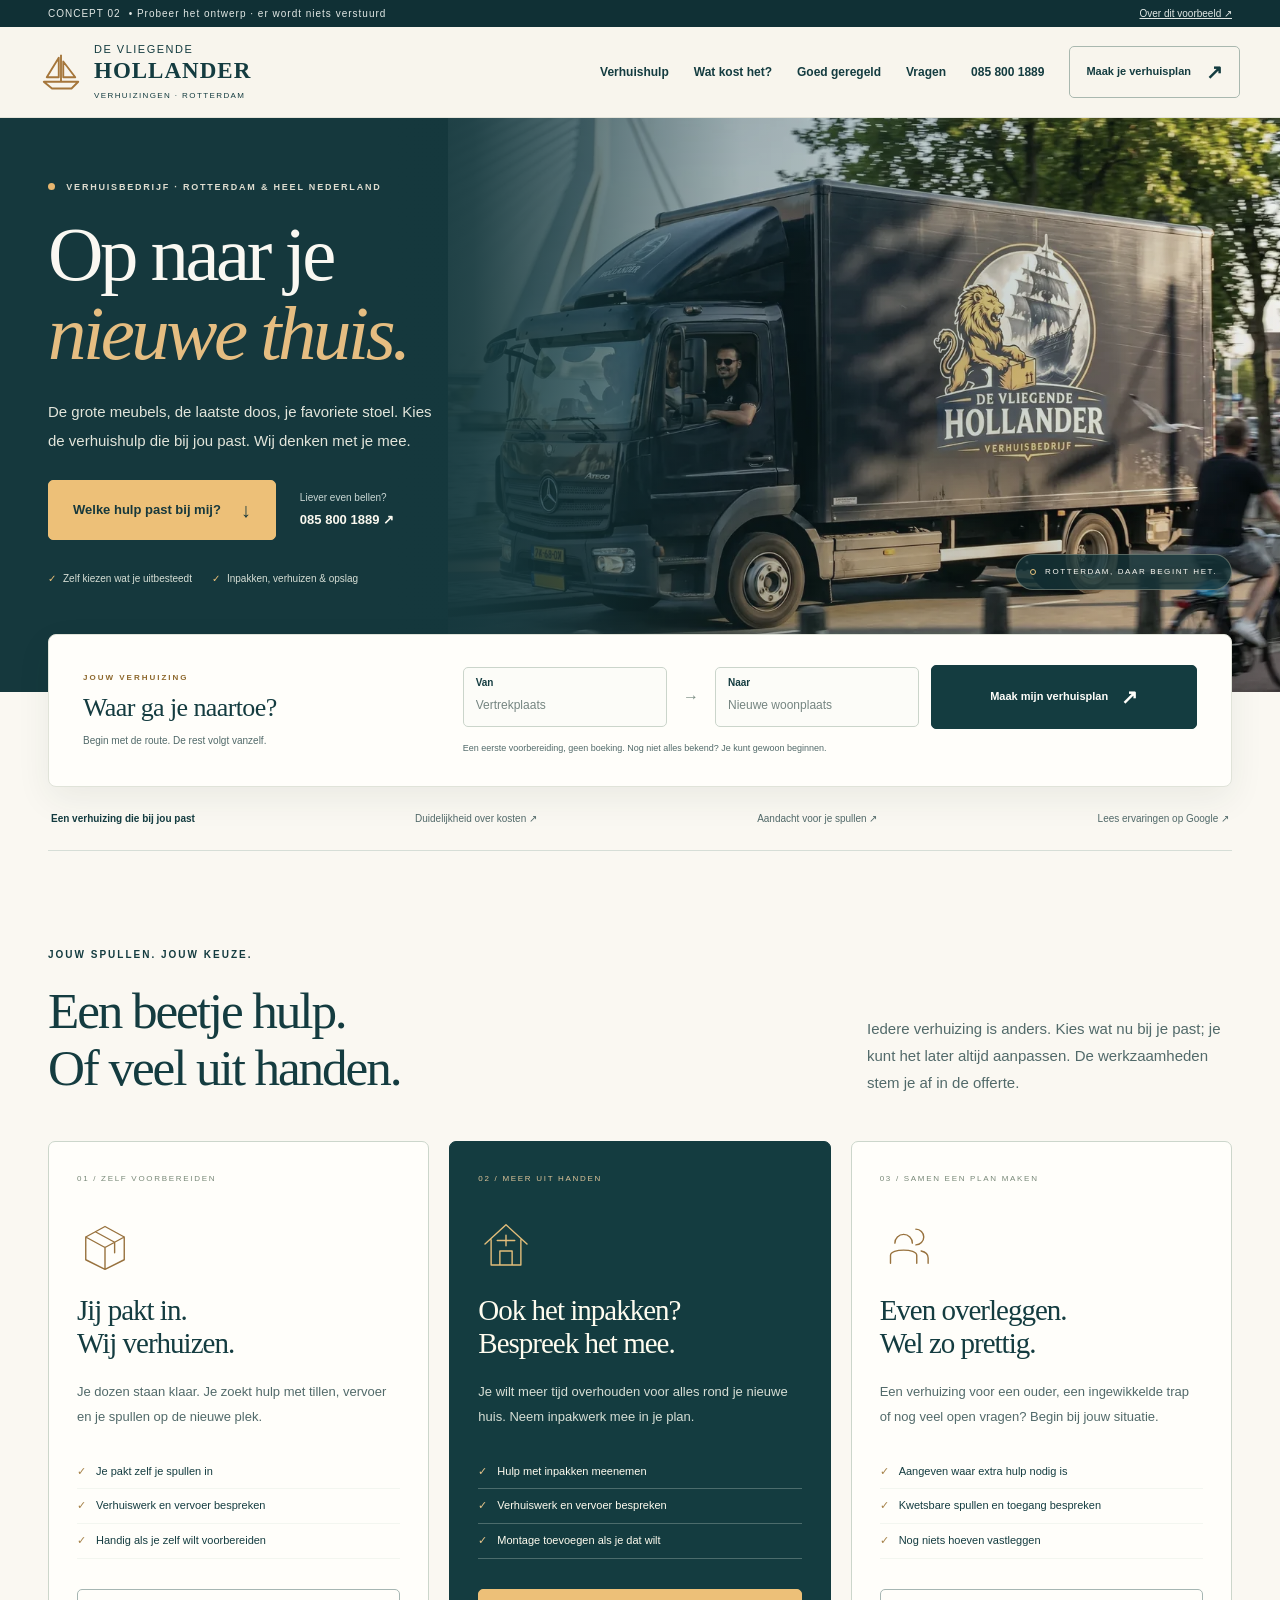
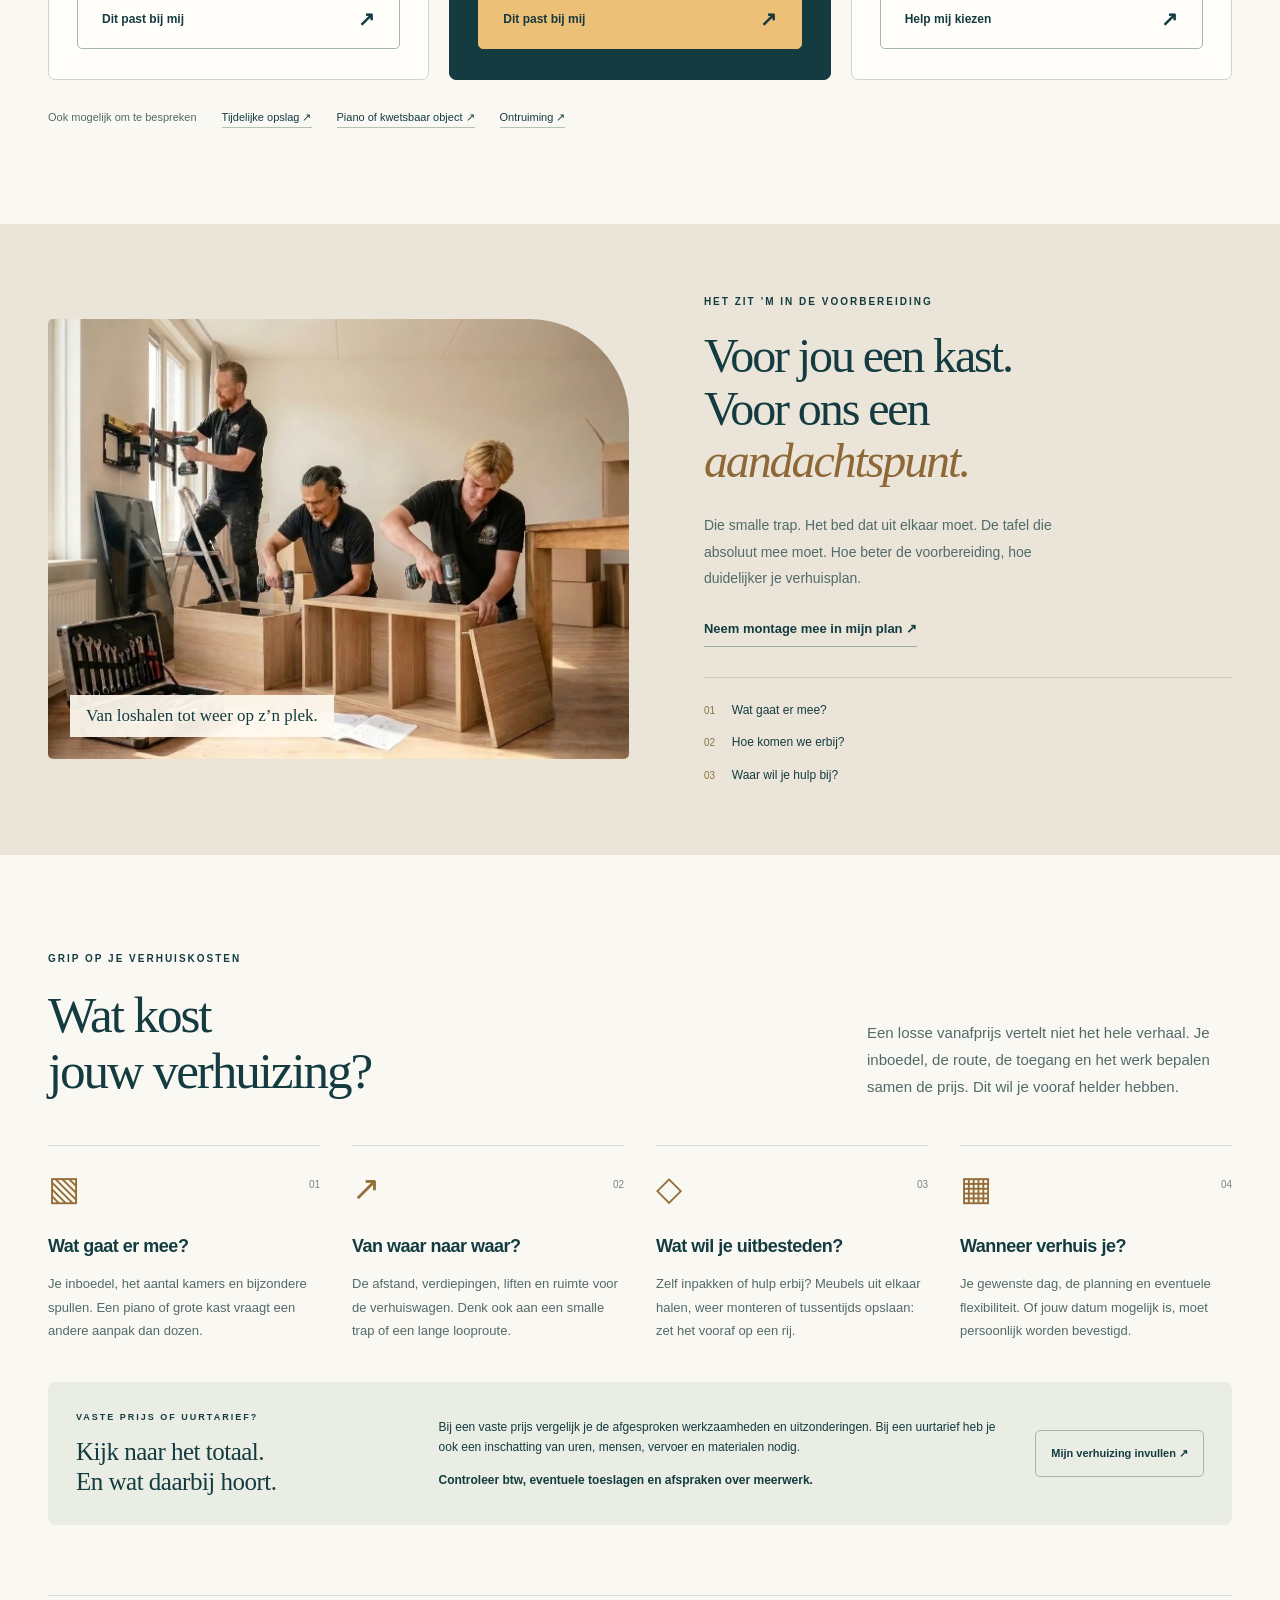
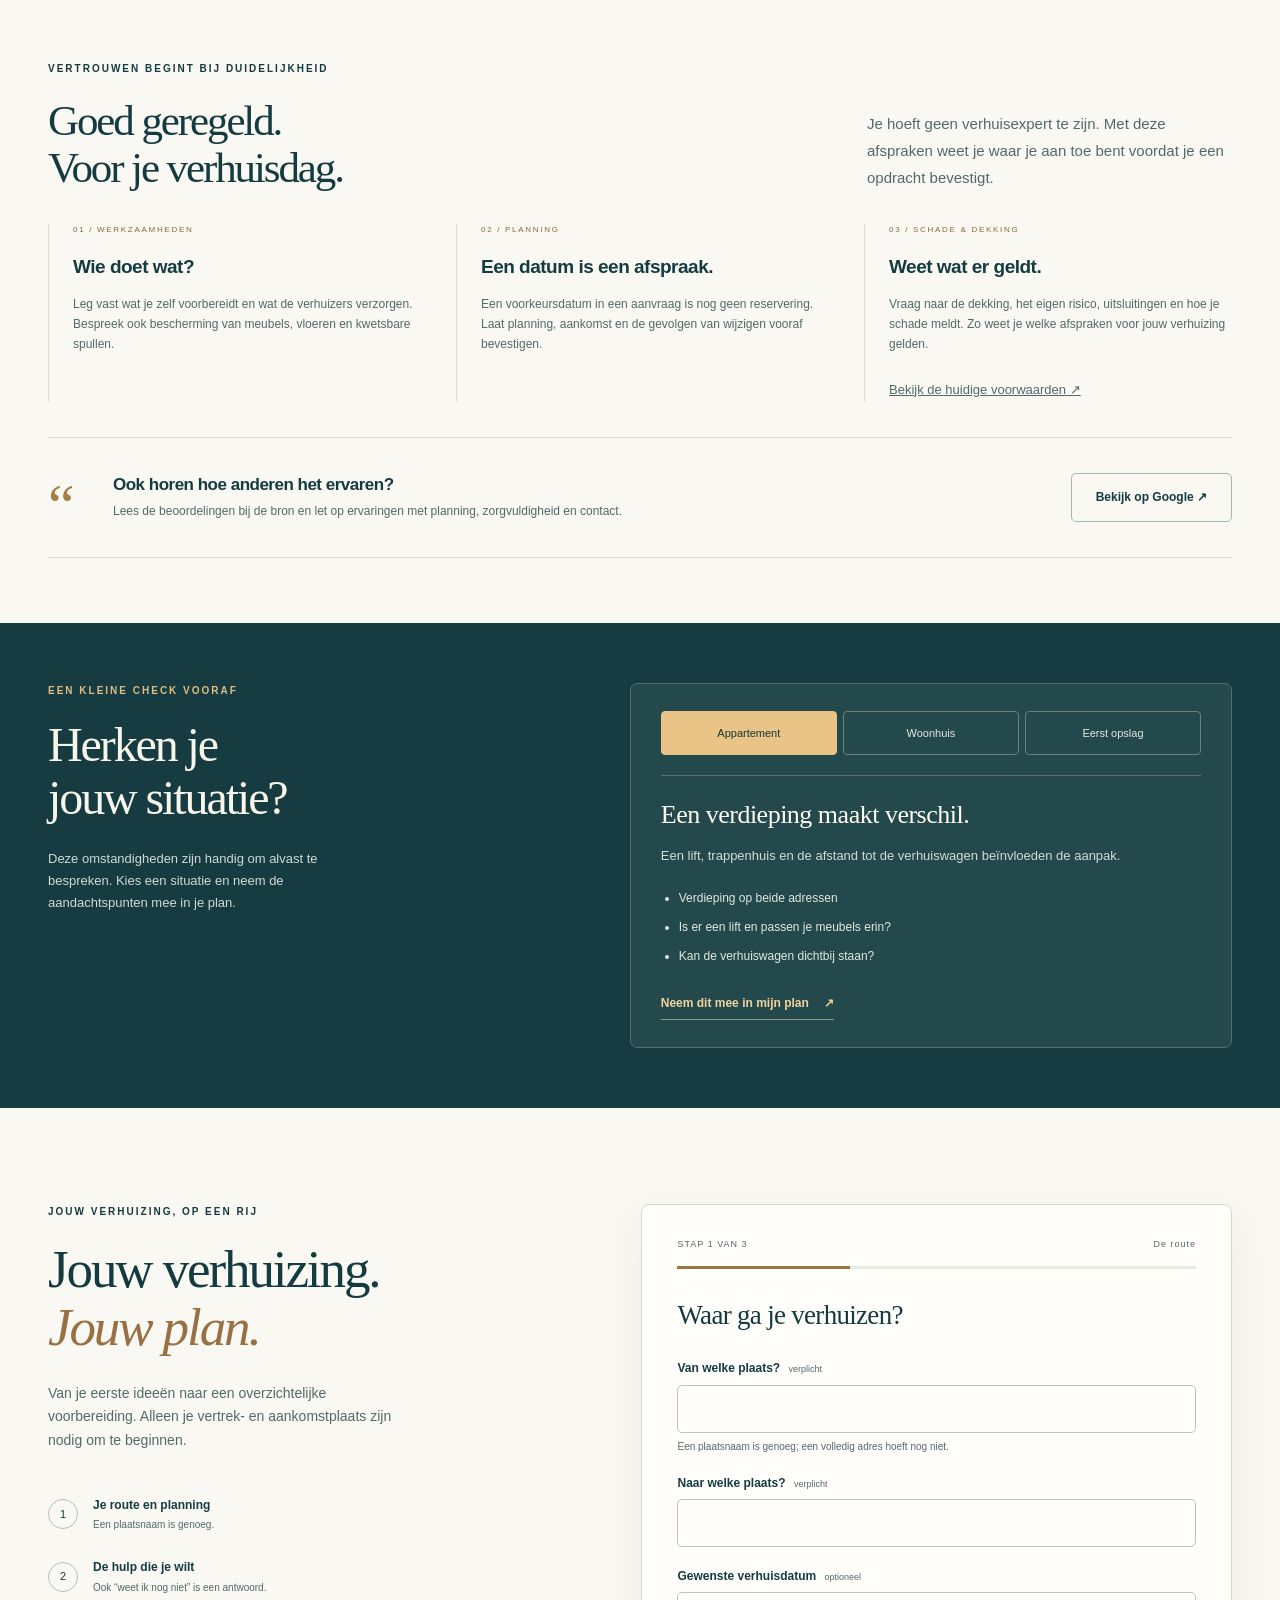
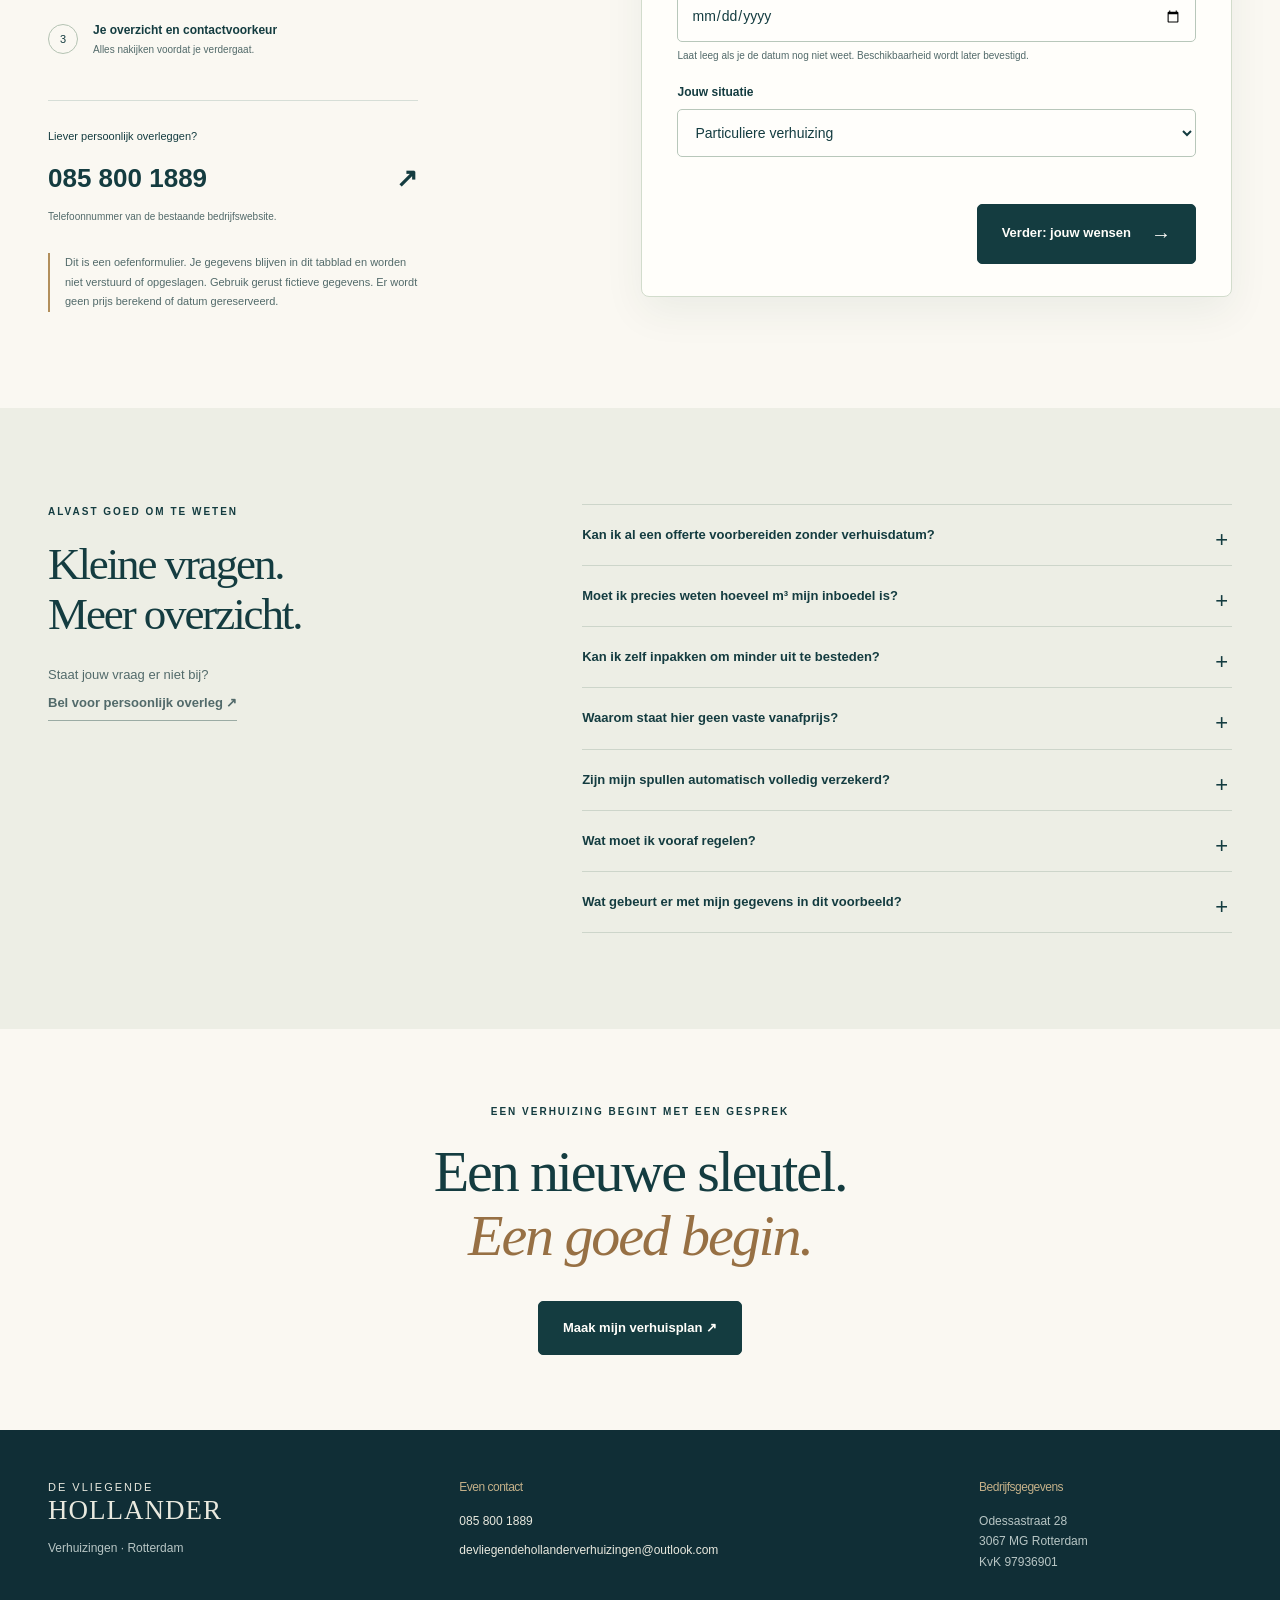
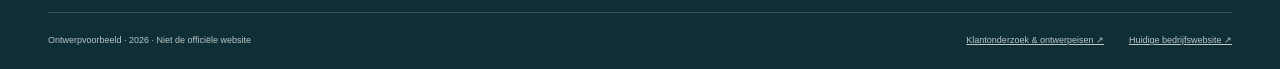
<file: index.html>
<!doctype html>
<html lang="nl"><head><meta charset="utf-8"><meta name="viewport" content="width=device-width,initial-scale=1"><meta name="robots" content="noindex,nofollow"><meta name="description" content="Lokaal ontwerpvoorbeeld voor De Vliegende Hollander: overzicht in je verhuizing, kosten en voorbereiding."><meta name="theme-color" content="#15353e"><title>De Vliegende Hollander — Op naar je nieuwe thuis</title><link rel="stylesheet" href="style.css"><link rel="stylesheet" href="refinement.css"><script src="app.js" defer></script><link rel="icon" href="assets/beeldmerk.svg" type="image/svg+xml"><meta property="og:type" content="website"><meta property="og:locale" content="nl_NL"><meta property="og:title" content="Voorbeeldsite — De Vliegende Hollander"><meta property="og:description" content="Concept 02: kies je verhuishulp en maak je persoonlijke verhuisplan. Een demo zonder verzending van aanvragen."><meta property="og:url" content="https://ecmw.github.io/vliegende-hollander-voorbeeld/"><meta property="og:image" content="https://ecmw.github.io/vliegende-hollander-voorbeeld/assets/voorbeeld.jpg"><meta property="og:image:alt" content="Concept 02 van De Vliegende Hollander"></head>
<body>
<a class="skip" href="#inhoud">Naar de inhoud</a>
<div class="demo-bar">CONCEPT 02 <span>• Probeer het ontwerp · er wordt niets verstuurd</span><a href="onderzoek.html">Over dit voorbeeld ↗</a></div>
<header><div class="nav-wrap"><a class="brand" href="#" aria-label="De Vliegende Hollander, naar boven"><svg viewBox="0 0 56 56" aria-hidden="true"><path d="M28 5v35M25 9 9 35h16Zm6 5 16 21H31ZM5 41h46l-9 9H16Z" fill="none" stroke="currentColor" stroke-width="2.5" stroke-linejoin="round"/></svg><span>DE VLIEGENDE<br><strong>HOLLANDER</strong><small>VERHUIZINGEN · ROTTERDAM</small></span></a><button id="menu-toggle" class="menu-toggle" aria-controls="navigation" aria-expanded="false">Menu <span>☰</span></button><nav id="navigation" aria-label="Hoofdnavigatie"><a href="#diensten">Verhuishulp</a><a href="#kosten">Wat kost het?</a><a href="#zekerheid">Goed geregeld</a><a href="#vragen">Vragen</a><a class="nav-phone" href="tel:+31858001889">085 800 1889</a><a class="button small" href="#offerte">Maak je verhuisplan <span>↗</span></a></nav></div></header>
<main id="inhoud">
<section class="hero-v2" aria-labelledby="hero-title">
<div class="hero-v2-photo"><img src="assets/situatie-brug.webp" alt="Verhuiswagen met bedrijfsnaam bij de Erasmusbrug; voorlopig beeld van de bestaande website" width="1408" height="786" fetchpriority="high"></div>
<div class="wrap hero-v2-inner"><div class="hero-v2-copy"><p class="eyebrow"><span class="dot"></span> VERHUISBEDRIJF · ROTTERDAM & HEEL NEDERLAND</p><h1 id="hero-title">Op naar je<br><em>nieuwe thuis.</em></h1><p>De grote meubels, de laatste doos, je favoriete stoel. Kies de verhuishulp die bij jou past. Wij denken met je mee.</p><div class="actions"><a class="button gold" href="#diensten">Welke hulp past bij mij? <span>↓</span></a><a class="hero-call" href="tel:+31858001889">Liever even bellen? <strong>085 800 1889 ↗</strong></a></div><div class="hero-v2-points"><span>Zelf kiezen wat je uitbesteedt</span><span>Inpakken, verhuizen & opslag</span></div></div><div class="location-label"><span class="location-dot"></span> ROTTERDAM, DAAR BEGINT HET.</div></div>
</section>
<section class="wrap route-start" aria-labelledby="route-title"><div class="route-heading"><span class="eyebrow">JOUW VERHUIZING</span><h2 id="route-title">Waar ga je naartoe?</h2><p>Begin met de route. De rest volgt vanzelf.</p></div><form id="quick-form" novalidate hidden><div class="route-input"><label for="quick-from">Van</label><input id="quick-from" autocomplete="off" maxlength="100" aria-describedby="quick-hint" placeholder="Vertrekplaats"></div><span class="route-arrow" aria-hidden="true">→</span><div class="route-input"><label for="quick-to">Naar</label><input id="quick-to" autocomplete="off" maxlength="100" aria-describedby="quick-hint" placeholder="Nieuwe woonplaats"></div><button class="button" type="submit">Maak mijn verhuisplan <span>↗</span></button><p id="quick-hint">Een eerste voorbereiding, geen boeking. Nog niet alles bekend? Je kunt gewoon beginnen.</p></form><noscript><a class="button" href="tel:+31858001889">Bel 085 800 1889</a></noscript></section>
<div class="wrap reassurance-bar"><span>Een verhuizing die bij jou past</span><a href="#kosten">Duidelijkheid over kosten ↗</a><a href="#zekerheid">Aandacht voor je spullen ↗</a><a href="https://www.google.com/maps?cid=15517736549367703512" target="_blank" rel="noopener">Lees ervaringen op Google ↗</a></div>
<section id="diensten" class="section wrap help-section"><div class="section-heading"><div><p class="eyebrow">JOUW SPULLEN. JOUW KEUZE.</p><h2>Een beetje hulp.<br>Of veel uit handen.</h2></div><p>Iedere verhuizing is anders. Kies wat nu bij je past; je kunt het later altijd aanpassen. De werkzaamheden stem je af in de offerte.</p></div>
<div class="help-grid">
<article class="help-card"><span class="card-index">01 / ZELF VOORBEREIDEN</span><svg class="service-icon" viewBox="0 0 64 64" aria-hidden="true"><path d="m10 24 22-12 22 12v26L32 61 10 50Zm0 0 22 12 22-12M32 36v25M21 18l22 12v12"/></svg><h3>Jij pakt in.<br>Wij verhuizen.</h3><p>Je dozen staan klaar. Je zoekt hulp met tillen, vervoer en je spullen op de nieuwe plek.</p><ul><li>Je pakt zelf je spullen in</li><li>Verhuiswerk en vervoer bespreken</li><li>Handig als je zelf wilt voorbereiden</li></ul><button type="button" class="button outline" data-package="basis" aria-pressed="false">Dit past bij mij <span>↗</span></button></article>
<article class="help-card featured"><span class="card-index">02 / MEER UIT HANDEN</span><svg class="service-icon" viewBox="0 0 64 64" aria-hidden="true"><path d="M8 32 32 10l24 22M15 27v29h34V27M25 56V40h14v16M22 28h20M32 22v12"/></svg><h3>Ook het inpakken?<br>Bespreek het mee.</h3><p>Je wilt meer tijd overhouden voor alles rond je nieuwe huis. Neem inpakwerk mee in je plan.</p><ul><li>Hulp met inpakken meenemen</li><li>Verhuiswerk en vervoer bespreken</li><li>Montage toevoegen als je dat wilt</li></ul><button type="button" class="button gold" data-package="inpakken" aria-pressed="false">Dit past bij mij <span>↗</span></button></article>
<article class="help-card"><span class="card-index">03 / SAMEN EEN PLAN MAKEN</span><svg class="service-icon" viewBox="0 0 64 64" aria-hidden="true"><path d="M17 31a10 10 0 1 1 20 0M12 54v-9c0-8 30-8 30 0v9M41 15a9 9 0 0 1 0 18M47 40c5 1 8 4 8 8v6"/></svg><h3>Even overleggen.<br>Wel zo prettig.</h3><p>Een verhuizing voor een ouder, een ingewikkelde trap of nog veel open vragen? Begin bij jouw situatie.</p><ul><li>Aangeven waar extra hulp nodig is</li><li>Kwetsbare spullen en toegang bespreken</li><li>Nog niets hoeven vastleggen</li></ul><button type="button" class="button outline" data-package="advies" aria-pressed="false">Help mij kiezen <span>↗</span></button></article>
</div><div class="help-foot"><span>Ook mogelijk om te bespreken</span><a href="#offerte" data-extra="Opslag">Tijdelijke opslag ↗</a><a href="#offerte" data-extra="Piano of kwetsbaar object">Piano of kwetsbaar object ↗</a><a href="#offerte" data-extra="Ontruiming">Ontruiming ↗</a></div></section>
<section class="care-section"><div class="wrap care-layout"><div class="care-photo"><img src="assets/dienst-handyman.webp" alt="Voorlopig bedrijfsbeeld van meubelmontage, afkomstig van de bestaande website" loading="lazy" width="1408" height="786"><span class="photo-caption">Van loshalen tot weer op z’n plek.</span></div><div class="care-copy"><p class="eyebrow">HET ZIT ’M IN DE VOORBEREIDING</p><h2>Voor jou een kast.<br>Voor ons een<br><em>aandachtspunt.</em></h2><p>Die smalle trap. Het bed dat uit elkaar moet. De tafel die absoluut mee moet. Hoe beter de voorbereiding, hoe duidelijker je verhuisplan.</p><a class="text-link" href="#offerte" data-extra="Demontage en montage">Neem montage mee in mijn plan ↗</a><div class="care-details"><span>01 <strong>Wat gaat er mee?</strong></span><span>02 <strong>Hoe komen we erbij?</strong></span><span>03 <strong>Waar wil je hulp bij?</strong></span></div></div></div></section>
<section id="kosten" class="section wrap"><div class="section-heading"><div><p class="eyebrow">GRIP OP JE VERHUISKOSTEN</p><h2>Wat kost<br>jouw verhuizing?</h2></div><p>Een losse vanafprijs vertelt niet het hele verhaal. Je inboedel, de route, de toegang en het werk bepalen samen de prijs. Dit wil je vooraf helder hebben.</p></div><div class="cost-grid"><article><span class="line-icon" aria-hidden="true">▧</span><span class="number">01</span><h3>Wat gaat er mee?</h3><p>Je inboedel, het aantal kamers en bijzondere spullen. Een piano of grote kast vraagt een andere aanpak dan dozen.</p></article><article><span class="line-icon" aria-hidden="true">↗</span><span class="number">02</span><h3>Van waar naar waar?</h3><p>De afstand, verdiepingen, liften en ruimte voor de verhuiswagen. Denk ook aan een smalle trap of een lange looproute.</p></article><article><span class="line-icon" aria-hidden="true">◇</span><span class="number">03</span><h3>Wat wil je uitbesteden?</h3><p>Zelf inpakken of hulp erbij? Meubels uit elkaar halen, weer monteren of tussentijds opslaan: zet het vooraf op een rij.</p></article><article><span class="line-icon" aria-hidden="true">▦</span><span class="number">04</span><h3>Wanneer verhuis je?</h3><p>Je gewenste dag, de planning en eventuele flexibiliteit. Of jouw datum mogelijk is, moet persoonlijk worden bevestigd.</p></article></div><div class="price-note"><div><p class="eyebrow">VASTE PRIJS OF UURTARIEF?</p><h3>Kijk naar het totaal.<br>En wat daarbij hoort.</h3></div><div><p>Bij een vaste prijs vergelijk je de afgesproken werkzaamheden en uitzonderingen. Bij een uurtarief heb je ook een inschatting van uren, mensen, vervoer en materialen nodig.</p><p class="check-line">Controleer btw, eventuele toeslagen en afspraken over meerwerk.</p></div><a class="button outline" href="#offerte">Mijn verhuizing invullen ↗</a></div></section>
<section id="zekerheid" class="section wrap"><div class="section-heading"><div><p class="eyebrow">VERTROUWEN BEGINT BIJ DUIDELIJKHEID</p><h2>Goed geregeld.<br>Voor je verhuisdag.</h2></div><p>Je hoeft geen verhuisexpert te zijn. Met deze afspraken weet je waar je aan toe bent voordat je een opdracht bevestigt.</p></div><div class="assurance"><article><span>01 / WERKZAAMHEDEN</span><h3>Wie doet wat?</h3><p>Leg vast wat je zelf voorbereidt en wat de verhuizers verzorgen. Bespreek ook bescherming van meubels, vloeren en kwetsbare spullen.</p></article><article><span>02 / PLANNING</span><h3>Een datum is een afspraak.</h3><p>Een voorkeursdatum in een aanvraag is nog geen reservering. Laat planning, aankomst en de gevolgen van wijzigen vooraf bevestigen.</p></article><article><span>03 / SCHADE & DEKKING</span><h3>Weet wat er geldt.</h3><p>Vraag naar de dekking, het eigen risico, uitsluitingen en hoe je schade meldt. Zo weet je welke afspraken voor jouw verhuizing gelden.</p><a href="https://verhuisbedrijfdevliegendehollander.nl/algemene-voorwaarden/" target="_blank" rel="noopener">Bekijk de huidige voorwaarden ↗</a></article></div><div class="review-strip"><div class="review-mark" aria-hidden="true">“</div><div><h3>Ook horen hoe anderen het ervaren?</h3><p>Lees de beoordelingen bij de bron en let op ervaringen met planning, zorgvuldigheid en contact.</p></div><a class="button outline" href="https://www.google.com/maps?cid=15517736549367703512" target="_blank" rel="noopener">Bekijk op Google ↗</a></div></section>
<section class="situation-section"><div class="wrap situation-layout"><div><p class="eyebrow">EEN KLEINE CHECK VOORAF</p><h2>Herken je<br>jouw situatie?</h2><p>Deze omstandigheden zijn handig om alvast te bespreken. Kies een situatie en neem de aandachtspunten mee in je plan.</p></div><div class="situation-tool"><div class="situation-tabs" role="group" aria-label="Verhuissituatie"><button type="button" data-situation="flat" aria-pressed="true">Appartement</button><button type="button" data-situation="house" aria-pressed="false">Woonhuis</button><button type="button" data-situation="storage" aria-pressed="false">Eerst opslag</button></div><div id="situation-content" aria-live="polite"><h3>Een verdieping maakt verschil.</h3><p>Een lift, trappenhuis en de afstand tot de verhuiswagen beïnvloeden de aanpak.</p><ul><li>Verdieping op beide adressen</li><li>Is er een lift en passen je meubels erin?</li><li>Kan de verhuiswagen dichtbij staan?</li></ul></div><button type="button" id="use-situation" class="text-link">Neem dit mee in mijn plan <span>↗</span></button></div></div></section>
<section id="offerte" class="section wrap quote-layout"><div class="quote-intro"><p class="eyebrow">JOUW VERHUIZING, OP EEN RIJ</p><h2>Jouw verhuizing.<br><em>Jouw plan.</em></h2><p>Van je eerste ideeën naar een overzichtelijke voorbereiding. Alleen je vertrek- en aankomstplaats zijn nodig om te beginnen.</p><ol class="planner-steps"><li><span>1</span><div><strong>Je route en planning</strong><small>Een plaatsnaam is genoeg.</small></div></li><li><span>2</span><div><strong>De hulp die je wilt</strong><small>Ook “weet ik nog niet” is een antwoord.</small></div></li><li><span>3</span><div><strong>Je overzicht en contactvoorkeur</strong><small>Alles nakijken voordat je verdergaat.</small></div></li></ol><div class="contact-box"><span>Liever persoonlijk overleggen?</span><a href="tel:+31858001889">085 800 1889 <span>↗</span></a><small>Telefoonnummer van de bestaande bedrijfswebsite.</small></div><p class="demo-note">Dit is een oefenformulier. Je gegevens blijven in dit tabblad en worden niet verstuurd of opgeslagen. Gebruik gerust fictieve gegevens. Er wordt geen prijs berekend of datum gereserveerd.</p></div><div class="quote-card"><p id="plan-selection" class="plan-selection" hidden aria-live="polite"></p><div id="plan-context" class="plan-context" hidden aria-live="polite"></div><div class="progress-label"><span id="step-label" aria-live="polite">STAP 1 VAN 3</span><span id="step-name">De route</span></div><div class="progress-track"><span id="progress"></span></div><form id="quote-form" novalidate hidden><fieldset data-step="0"><legend>Waar ga je verhuizen?</legend><div class="field"><label for="from">Van welke plaats? <small>verplicht</small></label><input id="from" name="from" autocomplete="off" required maxlength="100"><small>Een plaatsnaam is genoeg; een volledig adres hoeft nog niet.</small></div><div class="field"><label for="to">Naar welke plaats? <small>verplicht</small></label><input id="to" name="to" autocomplete="off" required maxlength="100"></div><div class="field"><label for="date">Gewenste verhuisdatum <small>optioneel</small></label><input id="date" name="date" type="date"><small>Laat leeg als je de datum nog niet weet. Beschikbaarheid wordt later bevestigd.</small></div><div class="field"><label for="move-type">Jouw situatie</label><select id="move-type" name="type"><option value="particulier">Particuliere verhuizing</option><option value="senioren">Verhuizing met extra begeleiding</option><option value="zakelijk">Bedrijfsverhuizing</option><option value="anders">Opslag, ontruiming of andere hulp</option></select></div></fieldset><fieldset data-step="1" hidden><legend>Hoe kunnen we helpen?</legend><div class="field"><label for="home-type">Wat gaat er mee?</label><select id="home-type" name="home"><option>Weet ik nog niet precies</option><option>Een kamer of enkele meubels</option><option>Een appartement</option><option>Een eengezinswoning</option><option>Een bedrijf of kantoor</option></select></div><fieldset class="check-group"><legend>Wat wil je bespreken? <small>optioneel, meerdere keuzes mogelijk</small></legend><label><input type="checkbox" name="help" value="Inpakken"> Inpakwerk</label><label><input type="checkbox" name="help" value="Demontage en montage"> Meubels demonteren en monteren</label><label><input type="checkbox" name="help" value="Opslag"> Tijdelijke opslag</label><label><input type="checkbox" name="help" value="Advies over de aanpak"> Eerst advies over de aanpak</label></fieldset><details class="access-details"><summary>Verdiepingen en liften toevoegen <span>optioneel</span></summary><div class="field"><label for="access-from">Toegang op het vertrekadres</label><select id="access-from" name="access-from"><option>Nog niet bekend</option><option>Begane grond</option><option>Verdieping met lift</option><option>Verdieping zonder lift</option></select></div><div class="field"><label for="access-to">Toegang op het nieuwe adres</label><select id="access-to" name="access-to"><option>Nog niet bekend</option><option>Begane grond</option><option>Verdieping met lift</option><option>Verdieping zonder lift</option></select></div></details><div class="field"><label for="notes">Wat moeten we weten? <small>optioneel</small></label><textarea id="notes" name="notes" rows="3" maxlength="1500" aria-describedby="notes-hint"></textarea><small id="notes-hint">Bijvoorbeeld verdiepingen, een smalle trap, lift, parkeren of kwetsbare spullen. Gezondheidsgegevens zijn niet nodig.</small></div></fieldset><fieldset data-step="2" hidden><legend>Hoe wil je contact?</legend><p class="form-description">In de echte aanvraag geef je hier je voorkeur door. Dit voorbeeld verstuurt niets.</p><div class="field"><label for="name">Hoe mogen we je noemen? <small>optioneel</small></label><input id="name" name="name" autocomplete="given-name" maxlength="100"></div><fieldset class="contact-choice"><legend>Voorkeur voor contact</legend><label><input type="radio" name="contact" value="email" checked> E-mail</label><label><input type="radio" name="contact" value="phone"> Telefoon</label></fieldset><div class="field" id="email-field"><label for="email">E-mailadres <small>verplicht bij e-mail</small></label><input id="email" name="email" type="email" autocomplete="email" maxlength="160" required><small>Testen kan met voorbeeld@example.com.</small></div><div class="field" id="phone-field" hidden><label for="phone">Telefoonnummer <small>verplicht bij telefoon</small></label><input id="phone" name="phone" type="tel" autocomplete="tel" maxlength="30" disabled></div><p class="privacy-note">Geen account nodig. In deze demo verlaten je ingevulde gegevens dit tabblad niet.</p></fieldset><p id="form-error" class="form-error" role="alert" hidden></p><div class="form-actions"><button class="back-button" id="back" type="button" hidden>← Terug</button><button class="button" id="next" type="submit">Verder: jouw wensen <span>→</span></button></div></form><div id="result" hidden tabindex="-1"><div class="result-icon" aria-hidden="true">✓</div><h3>Dit is jouw verhuisplan.</h3><p><strong>Dit is een voorbeeld. Er is niets verstuurd.</strong> Je kunt je plan hieronder controleren, aanpassen en bewaren.</p><dl id="summary"></dl><div class="next-step-note"><strong>Wat bespreek je hierna?</strong><p>De inboedel en bereikbaarheid, de totale prijs inclusief btw, de werkzaamheden, de datum en de voorwaarden.</p></div><div class="personal-checklist"><h4>Jouw aandachtspunten</h4><ul id="personal-checklist"></ul></div><p class="privacy-note">Bewaar je plan voor een gesprek. Prijs en beschikbaarheid zijn nog niet bevestigd.</p><div class="actions"><button class="button" type="button" id="download">Bewaar samenvatting ↓</button><button class="back-button" type="button" id="edit">Gegevens aanpassen</button></div></div><noscript><p>Voor het oefenformulier is JavaScript nodig. De overige informatie kun je gewoon lezen. Je kunt het bedrijf bereiken op 085 800 1889.</p></noscript></div></section>
<section id="vragen" class="faq-section"><div class="section wrap faq-layout"><div><p class="eyebrow">ALVAST GOED OM TE WETEN</p><h2>Kleine vragen.<br>Meer overzicht.</h2><p>Staat jouw vraag er niet bij?<br><a class="text-link" href="tel:+31858001889">Bel voor persoonlijk overleg ↗</a></p></div><div class="faq-list"><details><summary>Kan ik al een offerte voorbereiden zonder verhuisdatum?</summary><p>Ja. Laat het datumveld leeg en vermeld eventueel de periode die je in gedachten hebt. Een definitieve datum en beschikbaarheid stem je daarna af.</p></details><details><summary>Moet ik precies weten hoeveel m³ mijn inboedel is?</summary><p>Voor deze eerste voorbereiding niet. Je kunt beginnen met je type woning en bijzonderheden. Voor een betrouwbare prijs moet de verhuizer de omvang en omstandigheden wel zorgvuldig beoordelen.</p></details><details><summary>Kan ik zelf inpakken om minder uit te besteden?</summary><p>Je kunt aangeven welke werkzaamheden je zelf wilt doen. Bespreek vooraf geschikt verpakkingsmateriaal, bescherming en wat zelf inpakken betekent voor de afspraken bij eventuele schade.</p></details><details><summary>Waarom staat hier geen vaste vanafprijs?</summary><p>Zonder bevestigde bedrijfstarieven en een duidelijke omschrijving van het inbegrepen werk zou een bedrag een verkeerd beeld geven. In dit voorbeeld zie je daarom eerst wat de prijs bepaalt. De werkelijke prijs volgt uit een offerte voor jouw situatie.</p></details><details><summary>Zijn mijn spullen automatisch volledig verzekerd?</summary><p>Ga daar niet zonder meer van uit. Controleer vóór akkoord welke dekking en voorwaarden voor jouw verhuizing gelden, inclusief eigen risico en uitzonderingen. Dit voorbeeld doet geen verzekeringsbelofte. <a href="https://verhuisbedrijfdevliegendehollander.nl/algemene-voorwaarden/" target="_blank" rel="noopener">Lees de huidige bedrijfsvoorwaarden ↗</a></p></details><details><summary>Wat moet ik vooraf regelen?</summary><p>Maak een lijst van wat meegaat. Noteer verdiepingen, afmetingen van grote meubels, beschikbare liften en parkeerruimte. Bespreek wie inpakt en demonteert, en welke toestemming of parkeervoorziening nodig is.</p></details><details><summary>Wat gebeurt er met mijn gegevens in dit voorbeeld?</summary><p>Het formulier stuurt niets naar het bedrijf of een andere partij. Invoer staat alleen tijdelijk in je tabblad. Alleen als je zelf “Bewaar samenvatting” kiest, wordt een tekstbestand op je apparaat gedownload. Er zijn geen trackers of externe lettertypen. Externe links openen wel een andere website.</p></details></div></div></section>
<section class="closing wrap"><p class="eyebrow">EEN VERHUIZING BEGINT MET EEN GESPREK</p><h2>Een nieuwe sleutel.<br><em>Een goed begin.</em></h2><a class="button" href="#offerte">Maak mijn verhuisplan ↗</a></section>
</main><footer><div class="wrap footer-main"><div><a class="footer-brand" href="#">DE VLIEGENDE<br><strong>HOLLANDER</strong></a><p>Verhuizingen · Rotterdam</p></div><div><h3>Even contact</h3><a href="tel:+31858001889">085 800 1889</a><a class="email-link" href="mailto:devliegendehollanderverhuizingen@outlook.com">devliegendehollanderverhuizingen@outlook.com</a></div><div><h3>Bedrijfsgegevens</h3><p>Odessastraat 28<br>3067 MG Rotterdam<br>KvK 97936901</p></div></div><div class="wrap footer-bottom"><span>Ontwerpvoorbeeld · 2026 · Niet de officiële website</span><a href="onderzoek.html">Klantonderzoek & ontwerpeisen ↗</a><a href="https://verhuisbedrijfdevliegendehollander.nl/" target="_blank" rel="noopener">Huidige bedrijfswebsite ↗</a></div></footer>
<div class="mobile-bottom"><a href="tel:+31858001889">Even bellen ↗</a><a href="#offerte">Mijn verhuisplan →</a></div>
</body></html>
</file>
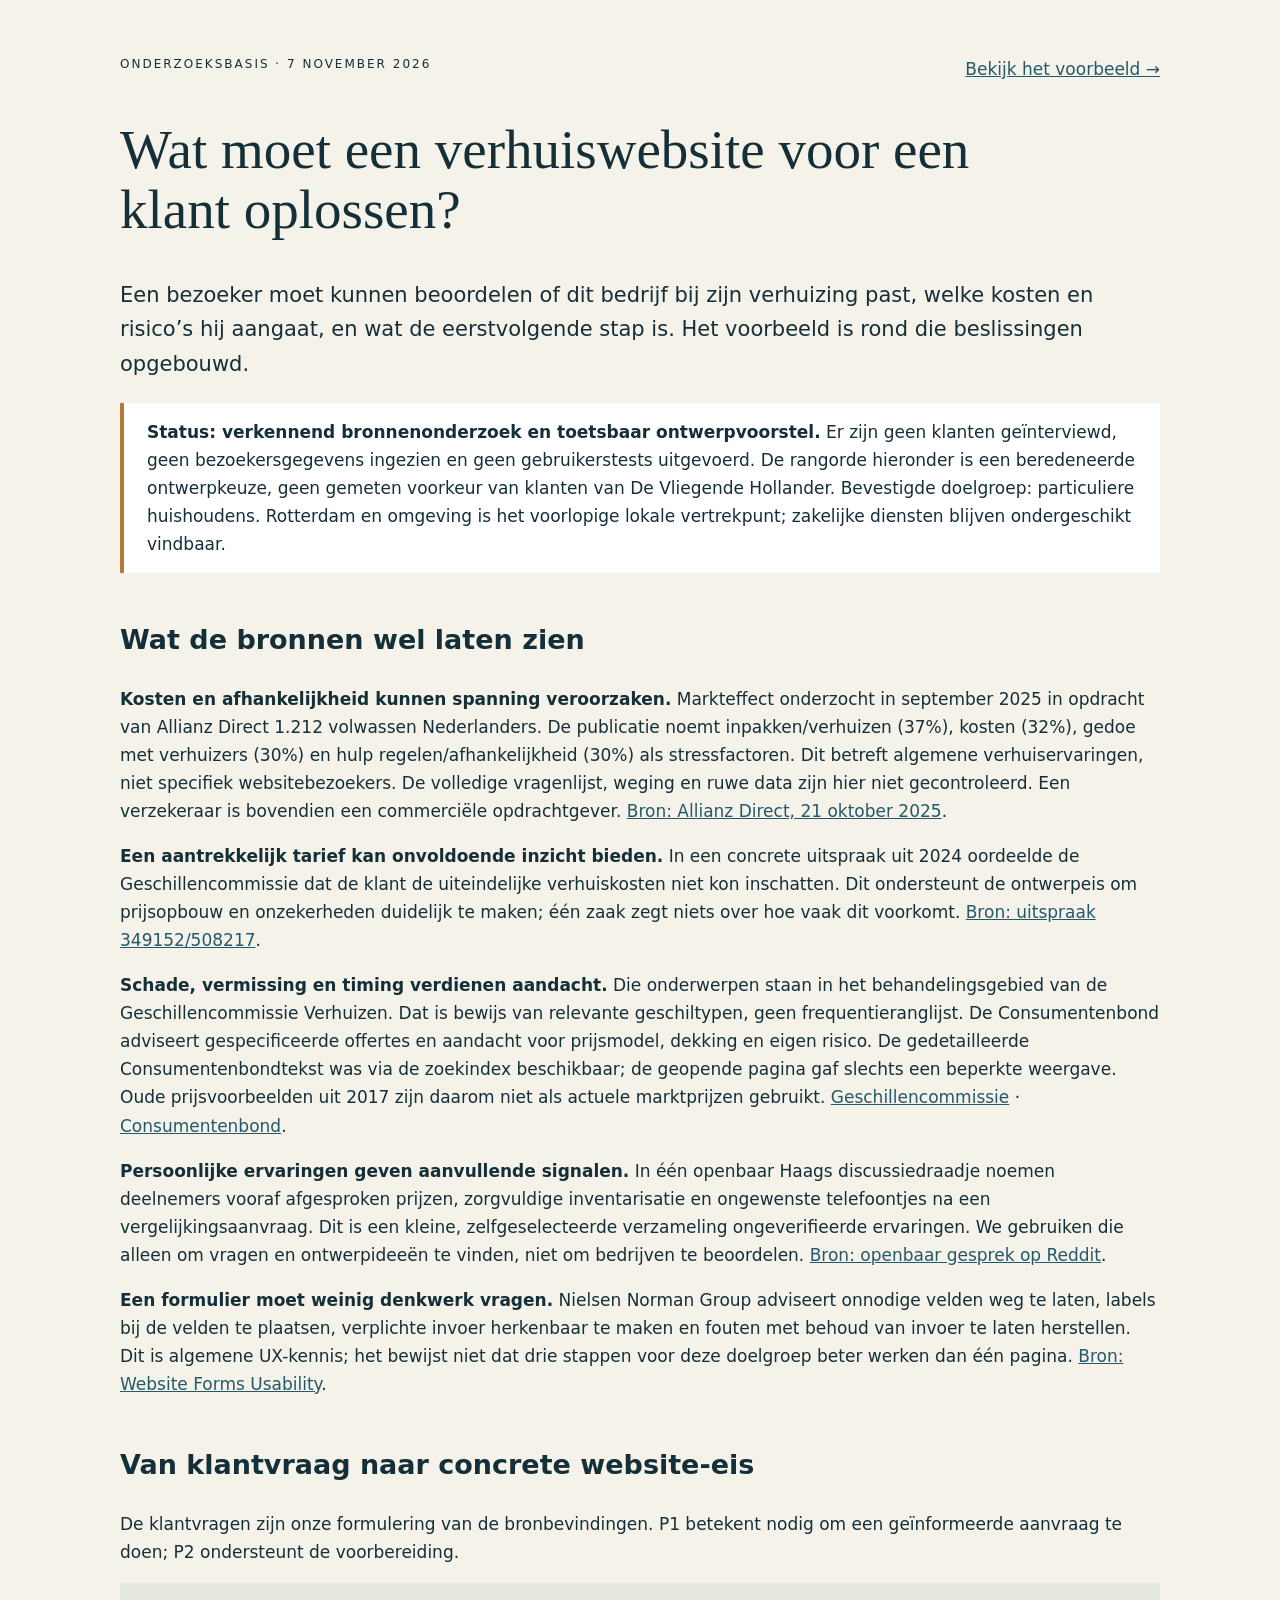
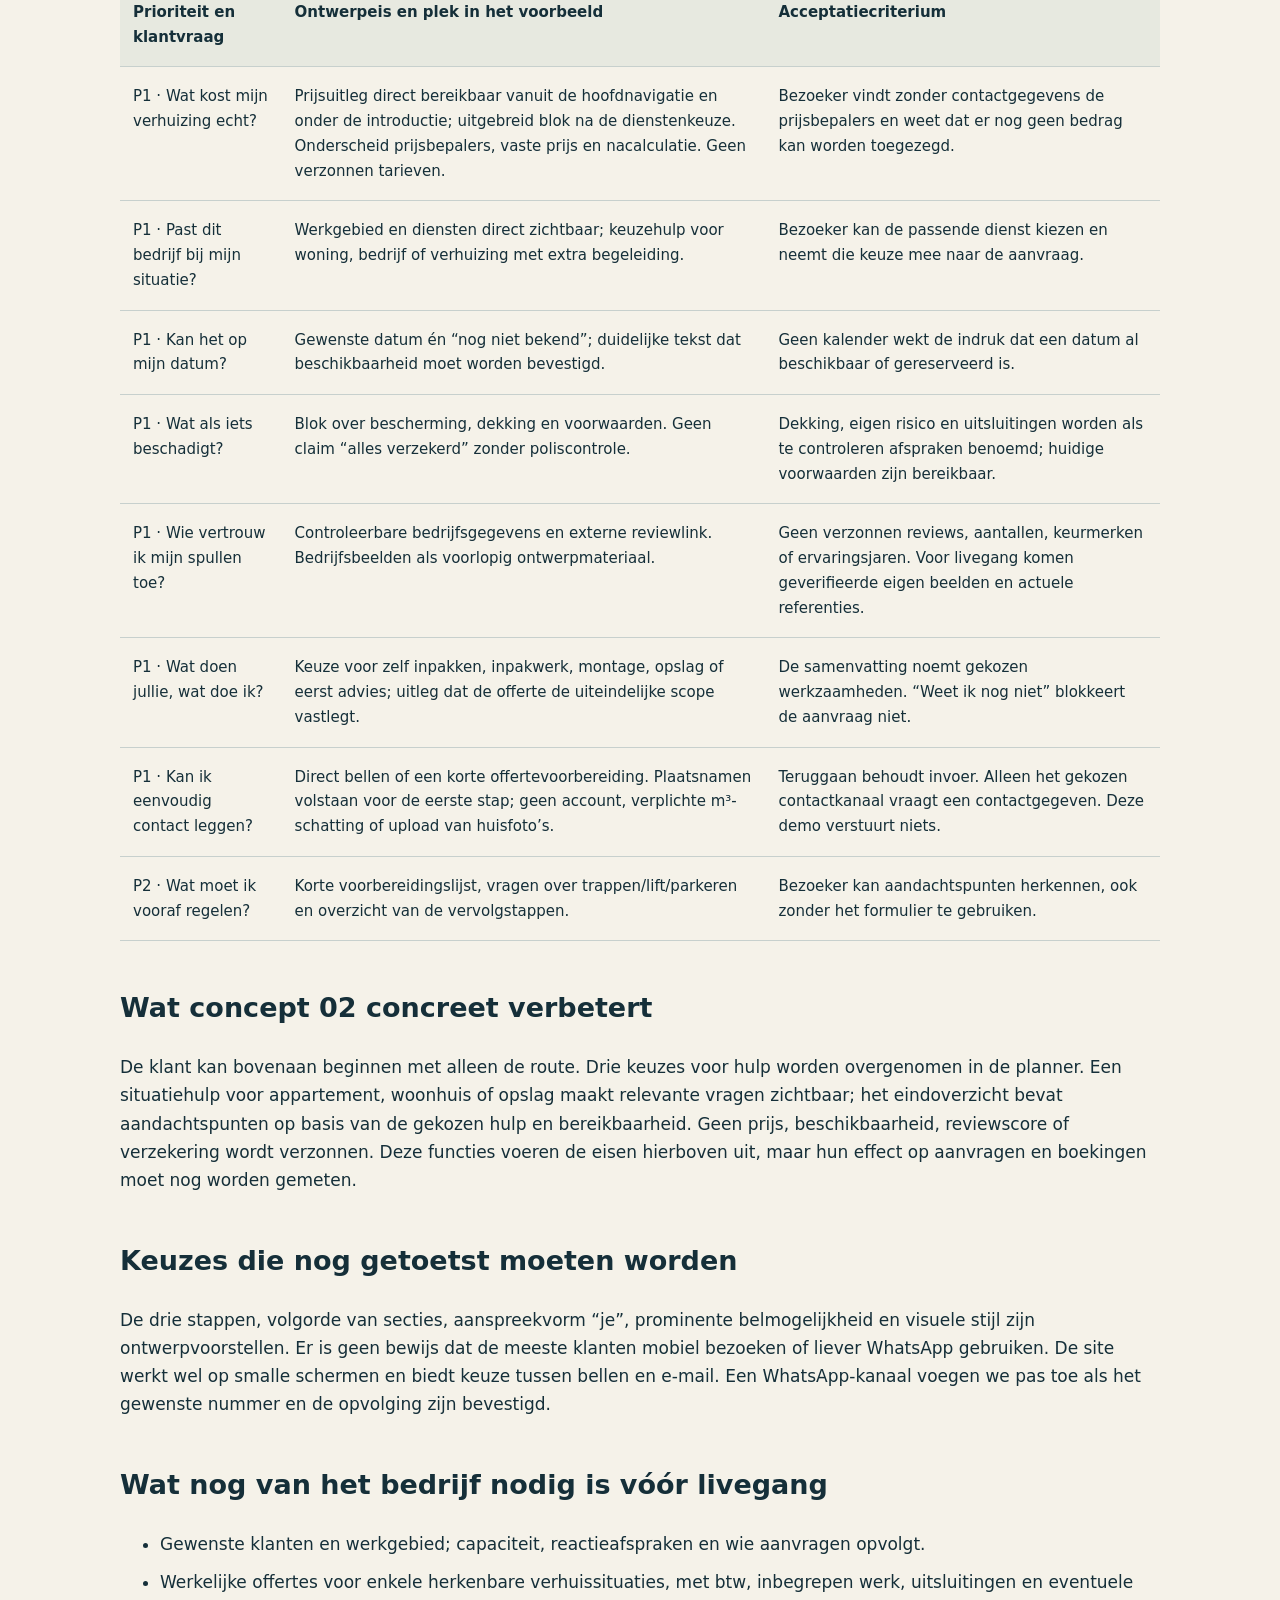
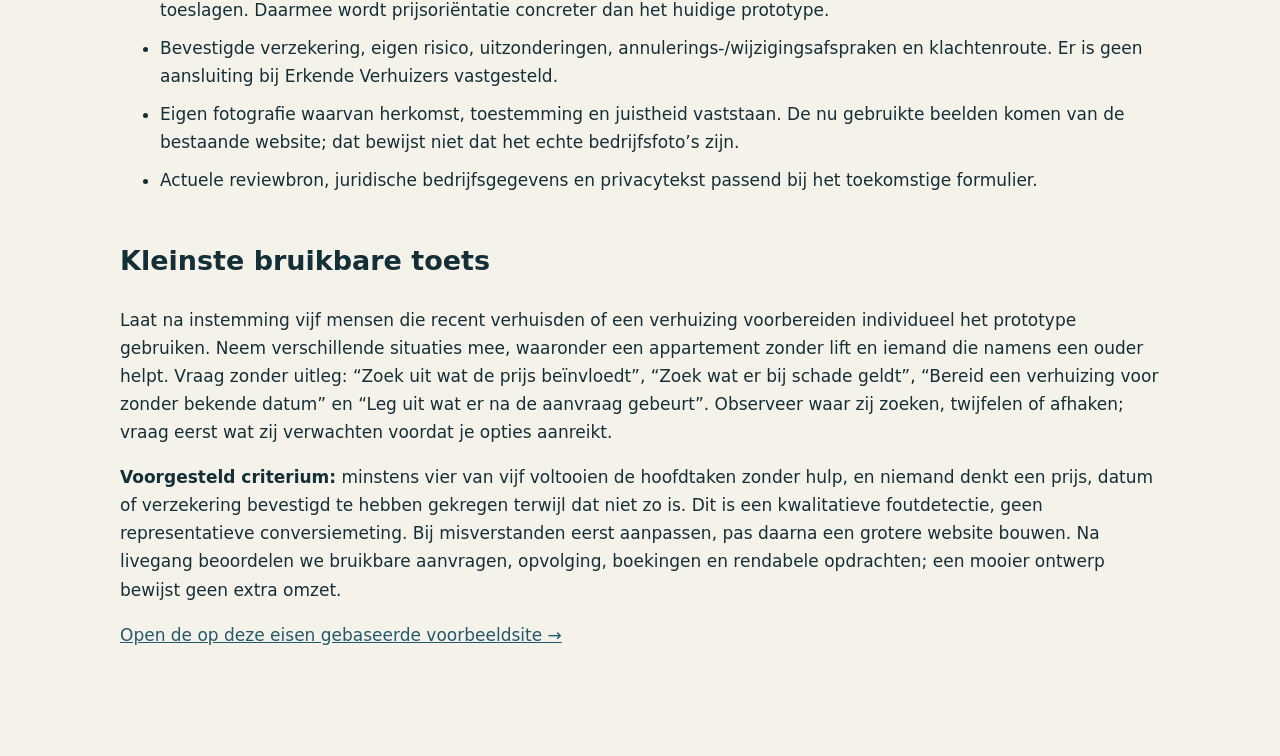
<file: onderzoek.html>
<!doctype html><html lang="nl"><head><meta charset="utf-8"><meta name="viewport" content="width=device-width,initial-scale=1"><meta name="robots" content="noindex,nofollow"><title>Klantbehoeften en ontwerpeisen — De Vliegende Hollander</title><style>body{margin:0;background:#f5f2e9;color:#152f39;font:17px/1.65 system-ui,sans-serif}main{max-width:1040px;margin:auto;padding:55px 25px 90px}h1{font:clamp(32px,5vw,55px)/1.1 Georgia,serif;max-width:850px}h2{margin-top:45px;font-size:27px}a{color:#24596b}small,.muted{color:#52656c}table{border-collapse:collapse;width:100%;font-size:15px}th,td{padding:17px 13px;text-align:left;vertical-align:top;border-bottom:1px solid #c7d0cd}th{background:#e7e9e0}.table{overflow-x:auto}li{margin:10px 0}.lead{font-size:21px}.note{border-left:4px solid #b47b33;padding:15px 23px;background:#fff}nav{display:flex;justify-content:space-between;gap:20px}.tag{font-size:12px;letter-spacing:2px;text-transform:uppercase}code{background:#e2e7e3;padding:2px 5px}@media(max-width:650px){table{min-width:700px}main{padding-top:25px}}@media print{body{background:white}nav{display:none}main{padding:0}a{color:inherit}.table{overflow:visible}table{font-size:11px;min-width:0}h2{break-after:avoid}tr{break-inside:avoid}}</style></head><body><main>
<nav><span class="tag">Onderzoeksbasis · 7 november 2026</span><a href="index.html">Bekijk het voorbeeld →</a></nav>
<h1>Wat moet een verhuiswebsite voor een klant oplossen?</h1>
<p class="lead">Een bezoeker moet kunnen beoordelen of dit bedrijf bij zijn verhuizing past, welke kosten en risico’s hij aangaat, en wat de eerstvolgende stap is. Het voorbeeld is rond die beslissingen opgebouwd.</p>
<p class="note"><strong>Status: verkennend bronnenonderzoek en toetsbaar ontwerpvoorstel.</strong> Er zijn geen klanten geïnterviewd, geen bezoekersgegevens ingezien en geen gebruikerstests uitgevoerd. De rangorde hieronder is een beredeneerde ontwerpkeuze, geen gemeten voorkeur van klanten van De Vliegende Hollander. Bevestigde doelgroep: particuliere huishoudens. Rotterdam en omgeving is het voorlopige lokale vertrekpunt; zakelijke diensten blijven ondergeschikt vindbaar.</p>
<h2>Wat de bronnen wel laten zien</h2>
<p><strong>Kosten en afhankelijkheid kunnen spanning veroorzaken.</strong> Markteffect onderzocht in september 2025 in opdracht van Allianz Direct 1.212 volwassen Nederlanders. De publicatie noemt inpakken/verhuizen (37%), kosten (32%), gedoe met verhuizers (30%) en hulp regelen/afhankelijkheid (30%) als stressfactoren. Dit betreft algemene verhuiservaringen, niet specifiek websitebezoekers. De volledige vragenlijst, weging en ruwe data zijn hier niet gecontroleerd. Een verzekeraar is bovendien een commerciële opdrachtgever. <a href="https://www.allianzdirect.nl/nieuws/verhuisstress/">Bron: Allianz Direct, 21 oktober 2025</a>.</p>
<p><strong>Een aantrekkelijk tarief kan onvoldoende inzicht bieden.</strong> In een concrete uitspraak uit 2024 oordeelde de Geschillencommissie dat de klant de uiteindelijke verhuiskosten niet kon inschatten. Dit ondersteunt de ontwerpeis om prijsopbouw en onzekerheden duidelijk te maken; één zaak zegt niets over hoe vaak dit voorkomt. <a href="https://www.degeschillencommissie.nl/uitspraken/kostenbeding-verhuisovereenkomst-niet-transparant-genoeg-en-wordt-vernietigd/">Bron: uitspraak 349152/508217</a>.</p>
<p><strong>Schade, vermissing en timing verdienen aandacht.</strong> Die onderwerpen staan in het behandelingsgebied van de Geschillencommissie Verhuizen. Dat is bewijs van relevante geschiltypen, geen frequentieranglijst. De Consumentenbond adviseert gespecificeerde offertes en aandacht voor prijsmodel, dekking en eigen risico. De gedetailleerde Consumentenbondtekst was via de zoekindex beschikbaar; de geopende pagina gaf slechts een beperkte weergave. Oude prijsvoorbeelden uit 2017 zijn daarom niet als actuele marktprijzen gebruikt. <a href="https://www.degeschillencommissie.nl/over-ons/commissies/verhuizen/">Geschillencommissie</a> · <a href="https://www.consumentenbond.nl/verhuizen/verhuisbedrijf-vinden">Consumentenbond</a>.</p>
<p><strong>Persoonlijke ervaringen geven aanvullende signalen.</strong> In één openbaar Haags discussiedraadje noemen deelnemers vooraf afgesproken prijzen, zorgvuldige inventarisatie en ongewenste telefoontjes na een vergelijkingsaanvraag. Dit is een kleine, zelfgeselecteerde verzameling ongeverifieerde ervaringen. We gebruiken die alleen om vragen en ontwerpideeën te vinden, niet om bedrijven te beoordelen. <a href="https://www.reddit.com/r/TheHague/comments/1t1ishb/verhuisbedrijf_omgeving_den_haag/">Bron: openbaar gesprek op Reddit</a>.</p>
<p><strong>Een formulier moet weinig denkwerk vragen.</strong> Nielsen Norman Group adviseert onnodige velden weg te laten, labels bij de velden te plaatsen, verplichte invoer herkenbaar te maken en fouten met behoud van invoer te laten herstellen. Dit is algemene UX-kennis; het bewijst niet dat drie stappen voor deze doelgroep beter werken dan één pagina. <a href="https://www.nngroup.com/articles/web-form-design/">Bron: Website Forms Usability</a>.</p>
<h2>Van klantvraag naar concrete website-eis</h2>
<p>De klantvragen zijn onze formulering van de bronbevindingen. P1 betekent nodig om een geïnformeerde aanvraag te doen; P2 ondersteunt de voorbereiding.</p>
<div class="table"><table><thead><tr><th>Prioriteit en klantvraag</th><th>Ontwerpeis en plek in het voorbeeld</th><th>Acceptatiecriterium</th></tr></thead><tbody>
<tr><td>P1 · Wat kost mijn verhuizing echt?</td><td>Prijsuitleg direct bereikbaar vanuit de hoofdnavigatie en onder de introductie; uitgebreid blok na de dienstenkeuze. Onderscheid prijsbepalers, vaste prijs en nacalculatie. Geen verzonnen tarieven.</td><td>Bezoeker vindt zonder contactgegevens de prijsbepalers en weet dat er nog geen bedrag kan worden toegezegd.</td></tr>
<tr><td>P1 · Past dit bedrijf bij mijn situatie?</td><td>Werkgebied en diensten direct zichtbaar; keuzehulp voor woning, bedrijf of verhuizing met extra begeleiding.</td><td>Bezoeker kan de passende dienst kiezen en neemt die keuze mee naar de aanvraag.</td></tr>
<tr><td>P1 · Kan het op mijn datum?</td><td>Gewenste datum én “nog niet bekend”; duidelijke tekst dat beschikbaarheid moet worden bevestigd.</td><td>Geen kalender wekt de indruk dat een datum al beschikbaar of gereserveerd is.</td></tr>
<tr><td>P1 · Wat als iets beschadigt?</td><td>Blok over bescherming, dekking en voorwaarden. Geen claim “alles verzekerd” zonder poliscontrole.</td><td>Dekking, eigen risico en uitsluitingen worden als te controleren afspraken benoemd; huidige voorwaarden zijn bereikbaar.</td></tr>
<tr><td>P1 · Wie vertrouw ik mijn spullen toe?</td><td>Controleerbare bedrijfsgegevens en externe reviewlink. Bedrijfsbeelden als voorlopig ontwerpmateriaal.</td><td>Geen verzonnen reviews, aantallen, keurmerken of ervaringsjaren. Voor livegang komen geverifieerde eigen beelden en actuele referenties.</td></tr>
<tr><td>P1 · Wat doen jullie, wat doe ik?</td><td>Keuze voor zelf inpakken, inpakwerk, montage, opslag of eerst advies; uitleg dat de offerte de uiteindelijke scope vastlegt.</td><td>De samenvatting noemt gekozen werkzaamheden. “Weet ik nog niet” blokkeert de aanvraag niet.</td></tr>
<tr><td>P1 · Kan ik eenvoudig contact leggen?</td><td>Direct bellen of een korte offertevoorbereiding. Plaatsnamen volstaan voor de eerste stap; geen account, verplichte m³-schatting of upload van huisfoto’s.</td><td>Teruggaan behoudt invoer. Alleen het gekozen contactkanaal vraagt een contactgegeven. Deze demo verstuurt niets.</td></tr>
<tr><td>P2 · Wat moet ik vooraf regelen?</td><td>Korte voorbereidingslijst, vragen over trappen/lift/parkeren en overzicht van de vervolgstappen.</td><td>Bezoeker kan aandachtspunten herkennen, ook zonder het formulier te gebruiken.</td></tr>
</tbody></table></div>
<h2>Wat concept 02 concreet verbetert</h2>
<p>De klant kan bovenaan beginnen met alleen de route. Drie keuzes voor hulp worden overgenomen in de planner. Een situatiehulp voor appartement, woonhuis of opslag maakt relevante vragen zichtbaar; het eindoverzicht bevat aandachtspunten op basis van de gekozen hulp en bereikbaarheid. Geen prijs, beschikbaarheid, reviewscore of verzekering wordt verzonnen. Deze functies voeren de eisen hierboven uit, maar hun effect op aanvragen en boekingen moet nog worden gemeten.</p>
<h2>Keuzes die nog getoetst moeten worden</h2>
<p>De drie stappen, volgorde van secties, aanspreekvorm “je”, prominente belmogelijkheid en visuele stijl zijn ontwerpvoorstellen. Er is geen bewijs dat de meeste klanten mobiel bezoeken of liever WhatsApp gebruiken. De site werkt wel op smalle schermen en biedt keuze tussen bellen en e-mail. Een WhatsApp-kanaal voegen we pas toe als het gewenste nummer en de opvolging zijn bevestigd.</p>
<h2>Wat nog van het bedrijf nodig is vóór livegang</h2>
<ul><li>Gewenste klanten en werkgebied; capaciteit, reactieafspraken en wie aanvragen opvolgt.</li><li>Werkelijke offertes voor enkele herkenbare verhuissituaties, met btw, inbegrepen werk, uitsluitingen en eventuele toeslagen. Daarmee wordt prijsoriëntatie concreter dan het huidige prototype.</li><li>Bevestigde verzekering, eigen risico, uitzonderingen, annulerings-/wijzigingsafspraken en klachtenroute. Er is geen aansluiting bij Erkende Verhuizers vastgesteld.</li><li>Eigen fotografie waarvan herkomst, toestemming en juistheid vaststaan. De nu gebruikte beelden komen van de bestaande website; dat bewijst niet dat het echte bedrijfsfoto’s zijn.</li><li>Actuele reviewbron, juridische bedrijfsgegevens en privacytekst passend bij het toekomstige formulier.</li></ul>
<h2>Kleinste bruikbare toets</h2>
<p>Laat na instemming vijf mensen die recent verhuisden of een verhuizing voorbereiden individueel het prototype gebruiken. Neem verschillende situaties mee, waaronder een appartement zonder lift en iemand die namens een ouder helpt. Vraag zonder uitleg: “Zoek uit wat de prijs beïnvloedt”, “Zoek wat er bij schade geldt”, “Bereid een verhuizing voor zonder bekende datum” en “Leg uit wat er na de aanvraag gebeurt”. Observeer waar zij zoeken, twijfelen of afhaken; vraag eerst wat zij verwachten voordat je opties aanreikt.</p>
<p><strong>Voorgesteld criterium:</strong> minstens vier van vijf voltooien de hoofdtaken zonder hulp, en niemand denkt een prijs, datum of verzekering bevestigd te hebben gekregen terwijl dat niet zo is. Dit is een kwalitatieve foutdetectie, geen representatieve conversiemeting. Bij misverstanden eerst aanpassen, pas daarna een grotere website bouwen. Na livegang beoordelen we bruikbare aanvragen, opvolging, boekingen en rendabele opdrachten; een mooier ontwerp bewijst geen extra omzet.</p>
<p><a href="index.html">Open de op deze eisen gebaseerde voorbeeldsite →</a></p>
</main></body></html>
</file>
<file: style.css>
:root{--ink:#15353e;--muted:#53676b;--cream:#f8f5ed;--sand:#e8dec9;--gold:#e8b464;--line:#d7dfd8;--white:#fffefa;--radius:5px}*{box-sizing:border-box}html{scroll-behavior:smooth;scroll-padding-top:110px}body{margin:0;background:var(--cream);color:var(--ink);font-family:Arial,Helvetica,sans-serif;font-size:16px;line-height:1.65}a{color:inherit}button,input,select,textarea{font:inherit}button,a,input,select,textarea,summary{-webkit-tap-highlight-color:transparent}button{cursor:pointer}button:focus-visible,a:focus-visible,input:focus-visible,select:focus-visible,textarea:focus-visible,summary:focus-visible{outline:3px solid #a25c16;outline-offset:5px}[hidden]{display:none!important}.wrap{width:min(1280px,calc(100% - 96px));margin-inline:auto}.section{padding-block:90px}.eyebrow{font-size:11px;font-weight:700;letter-spacing:1.9px;line-height:1.6;margin:0 0 20px;text-transform:uppercase}.dot{width:7px;height:7px;display:inline-block;border-radius:50%;background:#a96a27;margin-right:7px}h1,h2{font-family:Georgia,'Times New Roman',serif;font-weight:400;letter-spacing:-2px;line-height:1.1;margin:0}h1{font-size:clamp(48px,4.6vw,74px)}h2{font-size:clamp(35px,3.5vw,51px)}h3{font-size:21px;line-height:1.3;letter-spacing:-.4px;margin:0 0 14px}em{font-weight:400;color:#977044}p{margin:0 0 20px}p:last-child{margin-bottom:0}.demo-bar{background:var(--ink);color:#e6e9e4;min-height:30px;padding:6px 48px;font-size:10px;letter-spacing:1px;display:flex;align-items:center;gap:8px}.demo-bar a{margin-left:auto;letter-spacing:0}.skip{position:fixed;top:-100px;left:20px;padding:10px;background:white;z-index:30}.skip:focus{top:10px}header{position:sticky;top:0;z-index:20;background:#f8f5edf5;border-bottom:1px solid #e4e4da;backdrop-filter:blur(16px)}.nav-wrap{width:min(1376px,calc(100% - 96px));margin:auto;display:flex;align-items:center;justify-content:space-between;gap:28px;min-height:100px}.brand{display:flex;align-items:center;gap:12px;text-decoration:none;flex-shrink:0;line-height:1.25;font-size:11px;letter-spacing:1.5px}.brand svg{width:48px;height:48px;color:#a5763b}.brand strong{font-family:Georgia,serif;font-size:23px;letter-spacing:1px}.brand small{display:block;font-size:8px;letter-spacing:1.4px;margin-top:6px}.nav-wrap nav{display:flex;align-items:center;gap:25px;font-size:12px;font-weight:600}.nav-wrap nav>a:not(.button){text-decoration:none}.nav-wrap nav>a:hover{text-decoration:underline}.nav-phone{white-space:nowrap}.button{display:inline-flex;align-items:center;justify-content:center;gap:28px;min-height:54px;padding:15px 24px;background:var(--ink);border:1px solid var(--ink);border-radius:var(--radius);color:var(--white);text-decoration:none;font-size:13px;font-weight:600;line-height:1.4;transition:background .2s,transform .2s}.button:hover{background:#284c56;transform:translateY(-2px)}.button span{font-size:20px}.button.small{min-height:44px;padding:11px 16px;font-size:11px;gap:15px}.button.outline{background:transparent;color:var(--ink);border-color:#a6b6b3;white-space:nowrap}.button.outline:hover{background:#e8ebe2}.text-link{display:inline-flex;align-items:center;gap:15px;font-size:13px;font-weight:600;text-decoration:none;border-bottom:1px solid #9caaa5;padding:6px 0}.text-link:hover{color:#926329}.menu-toggle{display:none}.hero{display:grid;grid-template-columns:1fr 1fr;gap:55px;align-items:center;padding-block:60px 64px}.hero-copy{padding-block:20px}.hero .intro{color:var(--muted);max-width:440px;font-size:16px;margin-top:27px;line-height:1.8}.actions{display:flex;flex-wrap:wrap;align-items:center;gap:20px}.hero .actions{align-items:flex-start;flex-direction:column;gap:12px;margin-top:30px}.hero-details{display:flex;flex-wrap:wrap;gap:6px 18px;font-size:10px;margin-top:30px;color:var(--muted)}.hero-details span:before{content:'✓';margin-right:5px;color:#3e6956}.hero-visual{position:relative;height:535px;border-radius:170px 8px 8px 8px;background:#c8c4b5}.hero-visual>img{width:100%;height:100%;object-fit:cover;object-position:48% center;border-radius:inherit}.hero-visual:after{content:'';position:absolute;inset:45% 0 0;background:linear-gradient(transparent,#14292acf);border-radius:inherit;pointer-events:none}.image-label{position:absolute;bottom:32px;left:30px;z-index:1;color:white}.image-label span{font-size:9px;letter-spacing:2px;display:block;margin-bottom:7px}.image-label strong{font:24px Georgia,serif}.round-seal{border-radius:50%;width:116px;height:116px;background:var(--gold);color:var(--ink);position:absolute;right:-22px;top:28px;z-index:2;display:flex;flex-direction:column;align-items:center;justify-content:center;font-size:8px;line-height:1;letter-spacing:2px;transform:rotate(12deg);box-shadow:0 0 0 7px var(--cream)}.round-seal span{font:39px/1 Georgia,serif}.quick-nav{border-block:1px solid var(--line);display:grid;grid-template-columns:1fr 1.5fr 1.5fr 1.5fr;align-items:center;padding-block:23px;gap:24px}.quick-nav p{margin:0;line-height:1.5;font-size:13px}.quick-nav a{display:flex;gap:13px;align-items:center;text-decoration:none;font-size:13px;padding:12px 0 12px 20px;border-left:1px solid var(--line)}.quick-nav a>span{color:#927343;font-size:11px}.quick-nav b{margin-left:auto;font-size:20px;font-weight:400}.quick-nav a:hover{color:#936024}.section-heading{display:flex;justify-content:space-between;gap:50px;align-items:flex-end;margin-bottom:45px}.section-heading>p{max-width:350px;color:var(--muted);font-size:14px;line-height:1.8}.cost-grid{display:grid;grid-template-columns:repeat(4,1fr);gap:27px}.cost-grid article{border-top:1px solid var(--line);padding-top:24px;position:relative}.line-icon{font-size:40px;font-weight:400;color:#946d37;line-height:1;display:block;height:69px}.number{position:absolute;top:30px;right:0;color:#798781;font-size:10px}.cost-grid h3{font-size:18px}.cost-grid p{font-size:13px;color:var(--muted);line-height:1.8}.price-note{margin-top:40px;background:#ebece2;padding:30px;display:grid;grid-template-columns:1fr 1.7fr auto;gap:32px;align-items:center;border-radius:var(--radius)}.price-note .eyebrow{font-size:9px;margin-bottom:12px}.price-note h3{font:25px/1.2 Georgia,serif;margin:0}.price-note p{font-size:12px;margin-bottom:12px}.price-note .check-line{font-weight:600;margin-bottom:0}.price-note .button{font-size:11px;padding-inline:15px;min-height:45px}.services-section{background:#eae5d8}.service-switch{display:flex;gap:8px;border-bottom:1px solid #c8cebf;margin-bottom:34px;padding-bottom:15px}.service-switch button{border:1px solid transparent;border-radius:4px;background:transparent;color:var(--ink);font-size:13px;padding:12px 20px}.service-switch button.active{background:var(--ink);color:white}.service-switch button:hover:not(.active){background:#ded9cb}.service-feature{display:grid;grid-template-columns:1.15fr 1fr;gap:65px;align-items:center}.service-image{height:340px;position:relative;overflow:hidden;border-radius:5px}.service-image img{height:100%;width:100%;object-fit:cover}.service-image>span{position:absolute;left:20px;bottom:20px;background:var(--cream);padding:9px 13px;font-size:8px;font-weight:600;letter-spacing:1.7px}.service-copy h3{font:35px/1.15 Georgia,serif;letter-spacing:-1px}.service-copy>p:not(.eyebrow){color:var(--muted);font-size:14px}.service-copy ul{list-style:none;padding:0;margin:22px 0;font-size:13px}.service-copy li{padding:6px 0}.service-copy li:before{content:'✓';margin-right:12px}.extra-services{display:flex;flex-wrap:wrap;gap:25px;margin-top:30px;font-size:12px}.extra-services>span{color:var(--muted)}.extra-services a{text-decoration:none;border-bottom:1px solid #a7b0a6}.assurance{display:grid;grid-template-columns:repeat(3,1fr);gap:40px}.assurance article{border-left:1px solid var(--line);padding-left:24px}.assurance article>span{font-size:9px;letter-spacing:1.7px;color:#8b6839;display:block;margin-bottom:18px}.assurance h3{font-size:19px}.assurance p,.assurance a{font-size:13px;color:var(--muted)}.review-strip{border-block:1px solid var(--line);margin-top:55px;padding-block:28px;display:flex;align-items:center;gap:30px}.review-mark{font:80px/1 Georgia,serif;color:#a47e43;width:45px;padding-top:15px}.review-strip h3{font-size:18px;margin-bottom:5px}.review-strip p{font-size:12px;color:var(--muted)}.review-strip .button{margin-left:auto;font-size:12px}.process-section{background:var(--ink);color:var(--cream)}.process-section .eyebrow{color:#ddbd8d}.process-section .section-heading>p{color:#ccd7d5}.steps{list-style:none;display:grid;grid-template-columns:repeat(3,1fr);gap:55px;margin:0;padding:0}.steps li{border-top:1px solid #637579;padding-top:28px}.steps span{display:block;font:40px/1.2 Georgia,serif;color:var(--gold);margin-bottom:24px}.steps h3{font-size:18px}.steps p{font-size:13px;color:#c7d1d1;max-width:290px}.quote-layout{display:grid;grid-template-columns:1fr 1fr;gap:95px;align-items:start}.quote-intro>p:not(.eyebrow){color:var(--muted);max-width:370px;margin-top:25px;font-size:14px}.quote-intro h2{font-size:57px}.contact-box{padding-top:24px;margin-top:24px;border-top:1px solid var(--line);max-width:370px}.contact-box>span{font-size:12px}.contact-box a{display:flex;justify-content:space-between;text-decoration:none;font-size:26px;font-weight:600;margin-top:8px}.contact-box small{font-size:10px;color:var(--muted)}.quote-intro p.demo-note{font-size:11px;border-left:2px solid #b28f5c;padding-left:15px;line-height:1.8}.quote-card{background:var(--white);padding:35px 38px;border:1px solid #e0e3da;border-radius:8px;box-shadow:0 16px 45px #203d3010;min-width:0}.progress-label{display:flex;justify-content:space-between;font-size:10px;color:var(--muted);letter-spacing:1px}.progress-track{height:3px;background:#e7ebe4;margin:14px 0 30px}.progress-track span{height:3px;background:#9b773f;width:33.33%;display:block;transition:width .3s}fieldset{border:0;margin:0;padding:0;min-width:0}fieldset>legend{font:27px/1.25 Georgia,serif;margin-bottom:25px;padding:0;width:100%;letter-spacing:-.7px}.field{display:flex;flex-direction:column;margin-bottom:20px;gap:6px}.field label{font-size:13px;font-weight:600}.field label small{font-weight:400;font-size:10px;color:var(--muted);margin-left:5px}.field>small{font-size:10px;color:var(--muted);line-height:1.5}input:not([type=checkbox]):not([type=radio]),select,textarea{border:1px solid #b8c6c2;border-radius:4px;padding:11px 13px;width:100%;min-height:46px;color:var(--ink);background:#fff;font-size:14px}textarea{resize:vertical}input[aria-invalid=true]{border:2px solid #a33b26}.form-actions{display:flex;align-items:center;justify-content:space-between;gap:15px;margin-top:28px}.form-actions .button{margin-left:auto}.back-button{background:transparent;color:var(--ink);border:0;padding:12px 0;font-size:12px;text-decoration:underline}.check-group{margin-bottom:22px}.check-group legend,.contact-choice legend{font:600 13px Arial,sans-serif;letter-spacing:0;margin-bottom:14px}.check-group legend small{font-weight:400;font-size:10px;display:block;margin-top:6px;color:var(--muted)}.check-group label{display:flex;align-items:center;gap:10px;padding:8px 0;font-size:13px}.check-group input,.contact-choice input{accent-color:var(--ink);height:18px;width:18px;flex-shrink:0}.contact-choice{margin-block:16px 22px}.contact-choice label{display:inline-flex;align-items:center;gap:8px;margin-right:23px;font-size:14px}.form-description,.privacy-note{font-size:12px;color:var(--muted)}.form-error{color:#9c3223;background:#fff0e9;border-left:3px solid #9c3223;padding:12px;font-size:12px}.result-icon{border:1px solid #a7b7a6;border-radius:50%;width:45px;height:45px;display:grid;place-items:center;margin-bottom:18px}.quote-card #result>h3{font:29px/1.2 Georgia,serif}.quote-card #result>p{font-size:13px}dl{border-block:1px solid var(--line);padding:10px 0;margin:22px 0;overflow-wrap:anywhere}dt{font-size:10px;text-transform:uppercase;letter-spacing:1px;color:var(--muted);margin-top:14px}dd{margin:3px 0 14px;font-size:14px;white-space:pre-line}.faq-section{background:#edeee5}.faq-layout{display:grid;grid-template-columns:1fr 1.4fr;gap:100px}.faq-layout>div>p:not(.eyebrow){font-size:13px;color:var(--muted);margin-top:25px}.faq-list details{border-bottom:1px solid #cdd5ca;padding:19px 0}.faq-list details:first-child{border-top:1px solid #cdd5ca}.faq-list summary{list-style:none;cursor:pointer;font-size:14px;font-weight:600;padding-right:35px;position:relative}.faq-list summary::-webkit-details-marker{display:none}.faq-list summary:after{content:'+';position:absolute;right:4px;top:-3px;font-size:22px;font-weight:400}.faq-list details[open] summary:after{content:'−'}.faq-list details p{font-size:13px;color:var(--muted);margin-top:17px;max-width:520px}.closing{text-align:center;padding-block:85px}.closing h2{font-size:58px;margin-bottom:30px}.closing .eyebrow{font-size:10px}footer{background:#102e36;color:#e9e9df;padding-top:50px}.footer-main{display:grid;grid-template-columns:1fr 1.2fr .8fr;gap:50px;padding-bottom:40px}.footer-brand{font-size:11px;letter-spacing:2px;text-decoration:none;line-height:1.3;display:block}.footer-brand strong{font:27px Georgia,serif;letter-spacing:1px}.footer-main h3{font-size:12px;font-weight:500;color:#c5b189;margin-bottom:15px}.footer-main a:not(.footer-brand){display:block;font-size:12px;text-decoration:none;margin-bottom:9px}.footer-main p{font-size:12px;color:#b8c6c5;margin-top:12px}.email-link{overflow-wrap:anywhere}.footer-bottom{border-top:1px solid #335059;padding-block:20px;display:flex;gap:25px;font-size:10px;color:#b9c8c6}.footer-bottom span{margin-right:auto}.mobile-bottom{display:none}
@media(min-width:1500px){.hero .actions{flex-direction:row;align-items:center}.hero-visual{height:560px}}
@media(max-width:1150px){.nav-wrap,.wrap{width:calc(100% - 64px)}.nav-wrap nav{gap:16px}.nav-phone{display:none}.hero{gap:34px}.hero-visual{height:500px}.hero-details{font-size:9px;gap:10px}.quick-nav{gap:12px;grid-template-columns:.8fr 1.5fr 1.5fr 1.5fr}.quick-nav a{padding-left:12px;font-size:12px}.price-note{grid-template-columns:1fr 1.7fr}.price-note>.button{grid-column:2;justify-self:start}.service-feature{gap:40px}.quote-layout{gap:55px}.quote-intro h2{font-size:48px}.faq-layout{gap:50px}.demo-bar{padding-inline:32px}}
@media(max-width:850px){html{scroll-padding-top:100px}.section{padding-block:65px}.nav-wrap{min-height:82px;flex-wrap:wrap;gap:0}.brand svg{height:40px;width:40px}.brand strong{font-size:21px}.menu-toggle{display:flex;gap:15px;align-items:center;background:transparent;border:1px solid #b8c5bf;border-radius:4px;padding:9px 13px;color:var(--ink);font-size:12px;min-height:44px}.nav-wrap nav{display:none;width:100%;padding:20px 0;align-items:stretch}.nav-wrap nav.open{display:flex;flex-direction:column;gap:5px}.nav-wrap nav>a{padding:10px}.nav-phone{display:block}.hero{gap:30px;padding-block:40px}.hero-visual{height:440px;border-top-left-radius:100px}h1{font-size:48px}.hero .intro{font-size:14px}.round-seal{height:90px;width:90px;right:-12px;font-size:6px;top:20px}.round-seal span{font-size:30px}.image-label{left:20px;bottom:25px}.image-label strong{font-size:20px}.quick-nav{grid-template-columns:1fr 1fr}.quick-nav p{padding-left:12px}.section-heading{gap:30px}.section-heading>p{max-width:280px;font-size:13px}.cost-grid{grid-template-columns:1fr 1fr;gap:30px}.service-feature{gap:30px}.service-copy h3{font-size:30px}.service-image{height:350px}.assurance{gap:20px}.assurance article{padding-left:15px}.assurance h3{font-size:17px}.review-strip{gap:20px}.review-mark{display:none}.quote-layout{gap:30px}.quote-intro h2{font-size:44px}.quote-card{padding:28px 24px}.faq-layout{gap:30px}.footer-main{gap:20px}.footer-bottom{flex-wrap:wrap;gap:12px 25px}}
@media(max-width:620px){.wrap,.nav-wrap{width:calc(100% - 40px)}.demo-bar{padding:7px 20px;gap:5px;font-size:8px;letter-spacing:.6px}.demo-bar>span{display:none}.demo-bar a{font-size:8px}.hero{grid-template-columns:1fr;padding-block:35px;gap:30px}.hero-copy{padding:0}h1{font-size:51px;letter-spacing:-2px}h2{font-size:38px;letter-spacing:-1.5px}.hero .eyebrow{font-size:9px;margin-bottom:22px}.hero .intro{font-size:15px;line-height:1.75;margin-top:22px;max-width:100%}.hero .actions{margin-top:25px;gap:12px}.hero .button{width:100%;justify-content:space-between}.hero-details{font-size:9px;gap:5px 13px;margin-top:22px}.hero-visual{height:320px;border-top-left-radius:90px}.hero-visual img{object-position:center}.image-label strong{font-size:22px}.round-seal{right:12px;top:15px;box-shadow:none}.quick-nav{grid-template-columns:1fr;padding-block:15px;gap:0}.quick-nav p{display:none}.quick-nav a{border-left:0;border-bottom:1px solid #e1e5dd;padding:13px 0;font-size:13px}.quick-nav a:last-child{border-bottom:0}.quick-nav a>span{width:20px}.section{padding-block:55px}.section-heading{display:block;margin-bottom:30px}.section-heading>p{max-width:none;margin-top:24px;font-size:14px}.eyebrow{font-size:10px;margin-bottom:16px}.cost-grid{gap:25px 20px}.cost-grid h3{font-size:17px}.cost-grid p{font-size:12px}.cost-grid article{padding-top:20px}.line-icon{font-size:35px;height:58px}.price-note{grid-template-columns:1fr;gap:22px;padding:23px}.price-note>.button{grid-column:1;justify-self:stretch}.price-note h3 br{display:none}.price-note p{font-size:13px}.service-switch{gap:5px;justify-content:space-between}.service-switch button{padding:11px 9px;font-size:11px;flex:1}.service-feature{grid-template-columns:1fr;gap:27px}.service-image{height:260px}.service-copy h3{font-size:32px}.extra-services{gap:13px 20px;font-size:11px}.extra-services>span{width:100%}.assurance{grid-template-columns:1fr;gap:27px}.assurance article{padding-left:20px}.assurance h3{font-size:20px}.assurance p{font-size:14px}.review-strip{display:block;padding-block:25px;margin-top:35px}.review-strip .button{margin-top:20px;width:100%}.review-strip p{font-size:13px}.steps{grid-template-columns:1fr;gap:25px}.steps li{position:relative;padding:22px 0 0 50px;min-height:110px}.steps span{position:absolute;top:22px;left:0;font-size:33px}.steps h3{font-size:18px}.steps p{max-width:none;font-size:13px}.quote-layout{grid-template-columns:1fr;gap:30px}.quote-intro h2{font-size:45px}.quote-intro h2 br:nth-child(2){display:none}.quote-intro>p:not(.eyebrow),.contact-box{max-width:none}.quote-card{padding:25px 21px}.form-actions .button{padding:15px;gap:12px;font-size:12px}.quote-card fieldset>legend{font-size:25px}.quote-card .check-group legend,.quote-card .contact-choice legend{font-size:13px;letter-spacing:0}.field label{font-size:13px}.field label small{font-size:10px}.field>small{font-size:11px}input:not([type=checkbox]):not([type=radio]),select,textarea{font-size:16px}.faq-layout{grid-template-columns:1fr;gap:28px}.faq-layout h2{font-size:38px}.faq-layout>div>p:not(.eyebrow){font-size:14px}.faq-list details{padding-block:20px}.faq-list summary{font-size:14px}.faq-list details p{font-size:13px}.closing{padding-block:55px}.closing h2{font-size:43px}.closing .eyebrow{font-size:8px}.closing .button{width:100%}.footer-main{grid-template-columns:1fr;gap:28px}.footer-main h3{font-size:13px}.footer-main a:not(.footer-brand){font-size:13px}.footer-main p{font-size:13px}.footer-bottom{padding-bottom:100px;gap:12px;display:flex;flex-direction:column;align-items:flex-start}.mobile-bottom{display:flex;position:fixed;inset:auto 0 0;background:var(--cream);border-top:1px solid var(--line);padding:10px 20px calc(10px + env(safe-area-inset-bottom));gap:10px;z-index:25}.mobile-bottom a{padding:11px 14px;font-size:11px;font-weight:600;text-decoration:none;border:1px solid #b2c0b8;border-radius:4px;min-height:43px;text-align:center;flex:1}.mobile-bottom a:last-child{background:var(--ink);color:white;flex:1.6;border-color:var(--ink)}}
@media(prefers-reduced-motion:reduce){html{scroll-behavior:auto}*,*:before,*:after{transition:none!important}}
@media print{header,.demo-bar,.mobile-bottom,.hero-visual,.service-image,.closing,footer,.quote-intro,.form-actions,.service-switch,.extra-services{display:none}.wrap{width:100%}.section{padding-block:25px}body{background:white;font-size:11px}.quote-layout{display:block}.quote-card{border:0;box-shadow:none}h1{font-size:36px}h2{font-size:28px}.hero{display:block}.process-section{color:var(--ink);background:white}.steps p,.process-section .section-heading>p{color:var(--ink)}details p{display:block}}

.quote-card{scroll-margin-top:110px}
@media(max-width:620px){h1{font-size:44px}.quote-card{scroll-margin-top:100px}}
</file>
<file: refinement.css>
/* Concept 02: customer choices, compact planning and a clearer visual hierarchy. */
:root{--ink:#143c40;--muted:#526a6a;--cream:#faf8f2;--gold:#edc078;--line:#d6ded7;--radius:7px}
body{font-size:16px;line-height:1.7}.wrap{width:min(1220px,calc(100% - 96px))}.section{padding-block:96px}h1,h2{letter-spacing:-2.1px}h2{font-size:clamp(37px,4vw,55px)}h3{letter-spacing:-.5px}.section-heading>p{font-size:15px;max-width:365px}.section-heading{margin-bottom:45px;align-items:end}.eyebrow{font-size:10px;letter-spacing:2px}.button{border-radius:5px;font-size:13px;min-height:54px;gap:20px}.button.gold{background:var(--gold);border-color:var(--gold);color:#17383c}.button.gold:hover{background:#f7d49a;border-color:#f7d49a}.text-link{background:transparent;border:0;border-bottom:1px solid #9baba4;color:inherit;border-radius:0;cursor:pointer;font-size:13px}.demo-bar{background:#103035;padding-block:5px;color:#e2e8e5;min-height:27px}.nav-wrap{width:min(1360px,calc(100% - 80px));min-height:90px}.nav-wrap nav{font-size:12px;gap:25px}.brand svg{width:42px;height:42px}.brand strong{font-size:23px}.nav-wrap .button{background:transparent;color:var(--ink);border-color:#a9b8af}.nav-wrap .button:hover{background:#e8ece3}
.hero-v2{position:relative;min-height:570px;background:#14363b;color:#faf8f2;isolation:isolate;overflow:hidden}.hero-v2-photo{position:absolute;inset:0 0 0 35%;z-index:-2}.hero-v2-photo img{height:100%;width:100%;object-fit:cover;object-position:50% 52%;filter:saturate(.75)}.hero-v2:after{position:absolute;content:'';inset:0;z-index:-1;background:linear-gradient(90deg,#15383d 0%,#15383dfc 23%,#15383dd9 36%,#15383d32 62%,#102f3110 100%)}.hero-v2-inner{position:relative;padding-top:62px;padding-bottom:105px;min-height:570px;display:flex;align-items:center}.hero-v2-copy{width:560px;max-width:55%}.hero-v2 .eyebrow{font-size:9px;color:#dfddd0;letter-spacing:1.8px;margin-bottom:22px}.hero-v2 .dot{background:#e7b66f}.hero-v2 h1{font-size:clamp(62px,6vw,88px);letter-spacing:-3.5px;line-height:1.02}.hero-v2 h1 em{color:#e5bd81}.hero-v2-copy>p:not(.eyebrow){max-width:390px;color:#e2e5db;font-size:15px;line-height:1.9;margin:25px 0}.hero-v2 .actions{gap:24px;align-items:center}.hero-call{font-size:10px;color:#cad7d4;text-decoration:none}.hero-call strong{display:block;font-size:13px;color:#faf8ef;margin-top:3px}.hero-v2-points{display:flex;gap:20px;font-size:10px;color:#d7dfd6;margin-top:30px}.hero-v2-points span:before{content:'✓';color:var(--gold);margin-right:7px}.location-label{position:absolute;right:0;bottom:102px;display:flex;align-items:center;gap:9px;font-size:8px;letter-spacing:1.6px;background:#163439ce;padding:10px 14px;border:1px solid #e0d8be55;border-radius:30px}.location-dot{width:6px;height:6px;border:1px solid #eac581;border-radius:50%}
.route-start{position:relative;margin-top:-58px;background:#fffefa;z-index:2;border:1px solid #e0e3d9;border-radius:8px;box-shadow:0 12px 35px #17363012;display:grid;grid-template-columns:1fr 2.1fr;padding:30px 34px;gap:30px;align-items:center}.route-heading .eyebrow{font-size:8px;margin-bottom:7px;display:block;color:#8d682d}.route-heading h2{font:26px/1.2 Georgia,serif;letter-spacing:-.6px}.route-heading p{font-size:10px;color:var(--muted);margin-top:9px}.route-start form{display:grid;grid-template-columns:1fr 24px 1fr 1.3fr;gap:12px;align-items:center}.route-input{border:1px solid #cbd5cb;border-radius:5px;padding:8px 12px;min-width:0;background:#fcfcf8}.route-input label{display:block;font-size:10px;font-weight:700;line-height:1.4}.route-input input:not([type=checkbox]):not([type=radio]){border:0;padding:3px 0;min-height:26px;font-size:12px;background:transparent;outline-offset:3px}.route-input input::placeholder{color:#758581}.route-arrow{text-align:center;color:#7b8d83}.route-start .button{min-height:64px;padding:12px 16px;font-size:11px;gap:13px}.route-start form>p{grid-column:1/-1;font-size:9px;color:var(--muted);margin:0}.reassurance-bar{display:flex;justify-content:space-between;align-items:center;gap:20px;padding:23px 3px;border-bottom:1px solid var(--line);font-size:10px}.reassurance-bar>span{font-weight:600}.reassurance-bar a{text-decoration:none;color:var(--muted)}.reassurance-bar a:hover{text-decoration:underline}
.help-grid{display:grid;grid-template-columns:repeat(3,1fr);gap:20px}.help-card{border:1px solid #ccd6cb;border-radius:7px;padding:30px 28px;display:flex;flex-direction:column;position:relative;background:#fffefa;transition:border-color .2s,box-shadow .2s}.help-card.featured{background:#143c40;color:#fffcef;border-color:#143c40}.card-index{font-size:8px;letter-spacing:1.7px;color:#788878}.featured .card-index{color:#ddc499}.service-icon{width:56px;height:56px;fill:none;stroke:#98723e;stroke-width:1.6;stroke-linecap:round;stroke-linejoin:round;margin:30px 0 22px}.featured .service-icon{stroke:#e2bd7a}.help-card h3{font:29px/1.15 Georgia,serif;margin-bottom:20px;letter-spacing:-1px}.help-card>p{font-size:13px;line-height:1.9;color:var(--muted);margin:0}.help-card.featured>p{color:#d6ded5}.help-card ul{list-style:none;padding:0;margin:25px 0 30px;font-size:11px;line-height:1.8}.help-card li{padding:7px 0 7px 19px;position:relative;border-bottom:1px solid #d7dfd44a}.help-card li:before{content:'✓';position:absolute;left:0;color:#a58148}.featured li:before{color:#e7c48a}.help-card .button{margin-top:auto;justify-content:space-between;min-height:48px;font-size:12px}.help-card.chosen{outline:3px solid #b9873c;outline-offset:4px}.help-foot{font-size:11px;display:flex;gap:25px;flex-wrap:wrap;margin-top:28px}.help-foot>span{color:var(--muted)}.help-foot a{text-decoration:none;border-bottom:1px solid #b5c0b0}
.care-section{background:#eae5d8;padding-block:70px}.care-layout{display:grid;grid-template-columns:1.1fr 1fr;gap:75px;align-items:center}.care-photo{position:relative;height:440px;overflow:hidden;border-radius:5px 100px 5px 5px}.care-photo img{width:100%;height:100%;object-fit:cover}.photo-caption{position:absolute;bottom:22px;left:22px;background:#fffaf0ed;padding:11px 16px;font:17px Georgia,serif}.care-copy h2{font-size:48px}.care-copy>p:not(.eyebrow){font-size:14px;line-height:1.9;color:var(--muted);max-width:365px;margin-top:24px}.care-copy em{color:#8e6837}.care-details{border-top:1px solid #c9cbbb;margin-top:30px;display:flex;flex-direction:column;gap:12px;padding-top:22px;font-size:10px;color:#8b733f}.care-details strong{color:var(--ink);margin-left:14px;font-size:12px;font-weight:500}
#kosten{padding-bottom:70px}.cost-grid{gap:32px}.cost-grid article{padding-top:25px}.cost-grid h3{font-size:18px}.cost-grid p{font-size:13px}.line-icon{height:64px;font-size:34px}.price-note{background:#e9ede3;border-radius:7px;gap:28px;padding:28px}.price-note h3{font-size:25px}.price-note p{font-size:12px}#zekerheid{border-top:1px solid var(--line);padding-top:65px;padding-bottom:65px}#zekerheid .section-heading{margin-bottom:32px}#zekerheid h2{font-size:43px}.assurance article>span{font-size:8px}.assurance p{font-size:12px}.review-strip{padding-block:22px;margin-top:35px}.review-strip h3{font-size:17px}.review-mark{font-size:60px;width:35px}.review-strip .button{min-height:45px}
.situation-section{background:#163b40;color:#f8f6ea;padding-block:60px}.situation-layout{display:grid;grid-template-columns:1fr 1.25fr;gap:100px;align-items:start}.situation-section .eyebrow{color:#ddbd80}.situation-section h2{font-size:48px}.situation-layout>div>p:not(.eyebrow){font-size:13px;color:#cfdbd4;max-width:330px;margin-top:23px}.situation-tool{background:#24494d;border:1px solid #52706d;padding:27px 30px;border-radius:7px}.situation-tabs{display:flex;gap:6px;padding-bottom:20px;border-bottom:1px solid #5a706b;margin-bottom:23px}.situation-tabs button{color:#e3e7df;background:transparent;border:1px solid #6a817a;border-radius:4px;padding:9px 13px;font-size:11px;flex:1}.situation-tabs button[aria-pressed=true]{background:#eac486;color:#14363b;border-color:#eac486}.situation-tool h3{font:26px/1.2 Georgia,serif;color:#fffcf1}.situation-tool p{color:#d0dcd7;font-size:13px;line-height:1.8}.situation-tool ul{padding-left:18px;font-size:12px;color:#e0e8df;margin:20px 0}.situation-tool li{margin-block:9px}.situation-tool .text-link{color:#f1d29e;border-color:#879c87;font-size:12px}
.quote-layout{gap:80px;grid-template-columns:1fr 1.15fr}.quote-intro h2{font-size:53px}.quote-intro>p:not(.eyebrow){font-size:14px}.quote-intro p.demo-note{font-size:11px}.planner-steps{list-style:none;padding:0;margin:30px 0}.planner-steps li{display:flex;align-items:center;gap:15px;padding-block:12px}.planner-steps li>span{border:1px solid #b4c3b3;border-radius:50%;width:30px;height:30px;display:grid;place-items:center;font-size:11px;flex-shrink:0}.planner-steps strong{font-size:12px;font-weight:600;display:block}.planner-steps small{font-size:10px;color:var(--muted);display:block;margin-top:1px}.contact-box{margin-top:25px;padding-top:20px}.contact-box>span{font-size:11px}.contact-box a{font-size:26px}.quote-card{padding:32px 35px;border-color:#d2dccc;box-shadow:0 15px 40px #123a3010;scroll-margin-top:110px}.plan-context{font-size:12px;font-weight:600;background:#eef1e7;padding:9px 12px;border-radius:4px;margin-bottom:22px;overflow-wrap:anywhere}.progress-label{font-size:9px}.field label{font-size:12px}.field label small{font-size:9px}.field{margin-bottom:19px}.field>small{font-size:10px}.quote-card input:not([type=checkbox]):not([type=radio]),.quote-card select,.quote-card textarea{background:#fffefb;border-color:#b8c7ba;min-height:48px;border-radius:5px}.quote-card fieldset>legend{font-size:27px}.quote-card .check-group legend,.quote-card .contact-choice legend{font-size:12px;letter-spacing:0}.package-feedback{padding:12px;border-radius:4px;background:#f2e9d9;font-size:12px;color:#735729;line-height:1.7}.check-group label{padding:11px 12px;border:1px solid #d6dfd2;border-radius:4px;margin-bottom:7px;font-size:12px;cursor:pointer}.check-group label:has(input:checked){border-color:#648474;background:#e9efe4}.access-details{margin:10px 0 22px;border-block:1px solid #d4decf;padding-block:14px}.access-details summary{font-size:12px;cursor:pointer}.access-details summary span{font-size:9px;color:var(--muted)}.access-details[open] summary{margin-bottom:18px}.access-details .field:last-child{margin-bottom:5px}.contact-choice label{font-size:13px}.form-description,.privacy-note{font-size:11px}.next-step-note{background:#eef1e6;padding:18px;font-size:12px;border-radius:5px;margin:22px 0}.next-step-note p{font-size:12px;color:var(--muted);margin-top:6px}.personal-checklist h4{font-size:13px;margin:22px 0 12px}.personal-checklist ul{padding-left:18px;font-size:12px;line-height:1.8;color:var(--muted)}.personal-checklist li{margin-bottom:9px}.faq-layout{gap:70px}.faq-layout h2{font-size:45px}.faq-list summary{font-size:13px}.faq-list details{padding-block:19px}.closing{padding-block:75px}.closing h2{font-size:58px}.closing .button{margin-top:4px}.footer-main{grid-template-columns:1fr 1.3fr .7fr}.footer-bottom{font-size:9px}
@media(min-width:1600px){.hero-v2-inner{min-height:650px;padding-bottom:120px}.hero-v2{min-height:650px}.hero-v2 h1{font-size:92px}.hero-v2-photo{inset:0 0 0 30%}.location-label{bottom:115px}}
@media(max-width:1150px){.wrap{width:calc(100% - 64px)}.nav-wrap{width:calc(100% - 64px)}.nav-wrap nav{gap:18px}.hero-v2-copy{max-width:58%;width:500px}.hero-v2 h1{font-size:70px}.hero-v2 .eyebrow{font-size:8px}.hero-v2 .actions{gap:20px}.hero-v2-points{gap:15px;font-size:9px}.hero-v2-photo{left:32%}.route-start{grid-template-columns:1fr 2.5fr;padding:25px;gap:25px}.route-heading h2{font-size:23px}.route-start form{grid-template-columns:1fr 15px 1fr;gap:8px}.route-start .button{grid-column:1/-1;min-height:44px}.route-start form>p{font-size:8px}.reassurance-bar{font-size:9px;gap:10px}.help-card{padding:25px 22px}.help-card h3{font-size:27px}.help-card>p{font-size:12px}.help-card ul{font-size:10px}.care-layout{gap:45px}.care-photo{height:420px}.care-copy h2{font-size:43px}.situation-layout{gap:60px}.quote-layout{gap:50px}.quote-card{padding:30px}.price-note{grid-template-columns:1fr 1.7fr}.price-note>.button{grid-column:2}.footer-main{gap:30px}}
@media(max-width:850px){.section{padding-block:70px}.nav-wrap{min-height:80px}.nav-wrap nav.open{gap:4px}.hero-v2-inner{min-height:570px;padding-top:50px;padding-bottom:100px}.hero-v2-copy{max-width:65%}.hero-v2 h1{font-size:66px}.hero-v2-copy>p:not(.eyebrow){font-size:14px;max-width:340px}.hero-v2:after{background:linear-gradient(90deg,#15383d 0%,#15383de8 33%,#15383d80 65%,#15383d22 100%)}.hero-v2 .actions{gap:16px}.hero-v2-points{flex-direction:column;gap:5px;margin-top:20px}.hero-v2 .button{font-size:12px}.location-label{font-size:7px;right:0;bottom:95px}.route-start{grid-template-columns:1fr 2fr;padding:23px;gap:20px}.reassurance-bar>span{display:none}.reassurance-bar{justify-content:center;gap:25px}.help-grid{gap:13px}.help-card{padding:23px 19px}.help-card h3{font-size:25px}.help-card .card-index{font-size:7px;letter-spacing:1px}.service-icon{margin-block:25px 20px;width:47px;height:47px}.help-card>p{font-size:12px}.help-card ul{font-size:10px;padding:0}.help-card .button{font-size:11px;padding-inline:11px;gap:8px}.help-foot{font-size:10px;gap:18px}.care-copy h2{font-size:38px}.care-layout{gap:30px}.care-photo{height:390px}.care-copy>p:not(.eyebrow){font-size:13px}.care-copy .text-link{font-size:11px}.photo-caption{font-size:14px;left:14px;bottom:17px}.care-details{font-size:9px}.care-details strong{font-size:11px}.situation-layout{gap:35px;grid-template-columns:1fr 1.25fr}.situation-section h2{font-size:39px}.situation-tool{padding:22px}.situation-tabs{gap:5px}.situation-tabs button{font-size:10px;padding:8px}.quote-layout{gap:30px}.quote-intro h2{font-size:43px}.quote-card{padding:26px 22px}.quote-card fieldset>legend{font-size:25px}.planner-steps small{font-size:10px}.contact-box a{font-size:24px}.faq-layout{gap:35px}.faq-layout h2{font-size:38px}}
@media(max-width:620px){.wrap,.nav-wrap{width:calc(100% - 36px)}.demo-bar{padding-inline:18px;font-size:8px}.nav-wrap{min-height:75px}.brand svg{width:34px;height:34px}.brand{gap:9px;font-size:9px}.brand strong{font-size:20px}.brand small{font-size:7px}.menu-toggle{font-size:11px;padding:8px 11px;min-height:40px}.hero-v2{min-height:0;padding-bottom:0}.hero-v2-photo{position:relative;inset:auto;height:240px;z-index:0;order:2;margin-top:0}.hero-v2-photo img{object-position:center 57%;filter:saturate(.8)}.hero-v2{display:flex;flex-direction:column}.hero-v2:after{display:none}.hero-v2-inner{order:1;display:block;min-height:0;padding:37px 0 34px}.hero-v2-copy{width:100%;max-width:100%}.hero-v2 .eyebrow{font-size:7px;letter-spacing:1.2px;margin-bottom:19px}.hero-v2 h1{font-size:60px;line-height:1.03;letter-spacing:-2.6px}.hero-v2-copy>p:not(.eyebrow){font-size:14px;line-height:1.8;max-width:335px;margin:20px 0 23px}.hero-v2 .actions{gap:19px;display:flex;align-items:center}.hero-v2 .button{font-size:11px;padding:14px 15px;min-height:48px;gap:12px}.hero-call{font-size:9px}.hero-call strong{font-size:12px}.hero-v2-points{flex-direction:row;flex-wrap:wrap;gap:6px 15px;font-size:8px;margin-top:22px}.location-label{bottom:-214px;right:0;z-index:1;font-size:7px;padding:8px 12px}.route-start{display:block;margin-top:0;border-radius:0 0 7px 7px;padding:24px 20px;box-shadow:0 8px 25px #1436300a}.route-heading h2{font-size:25px}.route-heading p{font-size:11px;margin-top:7px}.route-heading .eyebrow{font-size:8px}.route-start form{margin-top:20px;grid-template-columns:1fr 18px 1fr;gap:8px}.route-input{padding:9px 10px}.route-input label{font-size:10px}.route-input input:not([type=checkbox]):not([type=radio]){font-size:16px;min-height:30px;width:100%}.route-input input::placeholder{font-size:11px}.route-start .button{min-height:48px;font-size:12px;margin-top:4px}.route-start form>p{font-size:9px;margin-top:4px}.reassurance-bar{display:flex;flex-wrap:wrap;justify-content:flex-start;gap:9px 20px;padding-block:20px;font-size:9px}.reassurance-bar a:last-child{width:100%}.section{padding-block:55px}.section-heading{margin-bottom:30px}.section-heading h2{font-size:39px;letter-spacing:-1.6px}.section-heading>p{font-size:14px;line-height:1.8;margin-top:22px;max-width:none}.help-grid{grid-template-columns:1fr;gap:17px}.help-card{padding:26px;display:grid;grid-template-columns:1fr auto}.help-card .card-index{grid-column:1/-1;font-size:8px}.service-icon{grid-row:2;grid-column:2;width:42px;height:42px;margin:20px 0}.help-card h3{grid-row:2;grid-column:1;font-size:28px;margin-top:22px;margin-bottom:17px}.help-card>p{grid-column:1/-1;font-size:13px;line-height:1.85}.help-card ul{grid-column:1/-1;font-size:12px;margin:18px 0 23px}.help-card .button{grid-column:1/-1;font-size:12px;padding-inline:16px}.help-foot{font-size:11px;gap:12px 19px}.help-foot>span{width:100%}.care-section{padding-block:45px}.care-layout{grid-template-columns:1fr;gap:30px}.care-photo{height:290px;border-top-right-radius:65px}.photo-caption{font-size:16px;left:18px;bottom:18px}.care-copy h2{font-size:41px}.care-copy h2 br:nth-of-type(2){display:none}.care-copy>p:not(.eyebrow){font-size:14px;margin-top:20px}.care-copy .text-link{font-size:12px}.care-details{margin-top:25px;gap:10px;font-size:10px}.care-details strong{font-size:12px}.cost-grid{gap:27px 20px}.cost-grid h3{font-size:17px}.cost-grid p{font-size:12px}.line-icon{height:55px;font-size:30px}.price-note{display:block;padding:24px}.price-note h3{font-size:25px;margin-bottom:20px}.price-note p{font-size:13px}.price-note>.button{display:flex;margin-top:23px;font-size:12px}#kosten{padding-bottom:50px}#zekerheid{padding-block:50px}#zekerheid h2{font-size:38px}.assurance article>span{font-size:9px}.assurance p{font-size:13px}.assurance h3{font-size:19px}.review-strip h3{font-size:19px}.review-strip p{font-size:12px}.situation-section{padding-block:50px}.situation-layout{grid-template-columns:1fr;gap:28px}.situation-section h2{font-size:41px}.situation-section h2 br{display:none}.situation-layout>div>p:not(.eyebrow){font-size:13px;max-width:none;margin-top:20px}.situation-tool{padding:23px 20px}.situation-tabs button{font-size:11px;min-height:42px;padding:9px 10px}.situation-tool h3{font-size:26px}.situation-tool p{font-size:13px}.situation-tool ul{font-size:12px;line-height:1.8}.situation-tool .text-link{font-size:12px}.quote-layout{gap:27px;grid-template-columns:1fr}.quote-intro h2{font-size:43px}.quote-intro>p:not(.eyebrow){font-size:14px}.planner-steps{margin:20px 0;display:none}.quote-intro .contact-box{padding-top:18px;margin-top:20px}.contact-box small{display:none}.quote-intro p.demo-note{font-size:10px;margin-top:20px}.quote-card{padding:26px 20px;scroll-margin-top:100px}.quote-card fieldset>legend{font-size:26px}.field label{font-size:13px}.field label small{font-size:10px}.field>small{font-size:11px;line-height:1.6}.quote-card input:not([type=checkbox]):not([type=radio]),.quote-card select,.quote-card textarea{font-size:16px;min-height:48px}.check-group label{min-height:48px;font-size:12px}.access-details summary{min-height:28px;font-size:12px}.access-details .field{margin-top:14px}.form-actions .button{font-size:12px}.plan-context{font-size:12px}.progress-label{font-size:9px}.quote-card .check-group legend,.quote-card .contact-choice legend{font-size:13px}.form-description,.privacy-note{font-size:11px}.next-step-note p,.personal-checklist ul{font-size:12px}.faq-layout{grid-template-columns:1fr;gap:25px}.faq-layout h2{font-size:39px}.faq-list summary{font-size:14px;line-height:1.65}.faq-list details{padding-block:18px}.closing{padding-block:55px}.closing h2{font-size:43px;letter-spacing:-1.5px}.footer-main{grid-template-columns:1fr;gap:27px}.footer-bottom{font-size:10px;padding-bottom:100px}.mobile-bottom{padding-inline:18px}.mobile-bottom a{font-size:11px;min-height:45px}}
@media(max-width:360px){.hero-v2 h1{font-size:53px}.hero-v2 .actions{align-items:flex-start;flex-direction:column;gap:14px}.hero-call strong{display:inline;margin-left:8px}.help-card{padding:23px}.situation-tabs button{font-size:10px;padding-inline:6px}}
@media print{.hero-v2-photo,.route-start,.reassurance-bar,.help-grid,.care-section,.situation-section,.contact-box,.demo-note{display:none}.hero-v2{background:white;color:var(--ink);min-height:0}.hero-v2:after{display:none}.hero-v2-inner{min-height:0;padding:0}.hero-v2-copy{max-width:none}.hero-v2 h1{font-size:35px}.hero-v2-copy>p:not(.eyebrow){color:var(--ink)}.section{padding-block:20px}.quote-layout{display:block}.quote-card{padding:0}.next-step-note{border:1px solid #aaa}.location-label,.hero-v2-points{display:none}}

.plan-selection{font-size:11px;line-height:1.7;color:#745326;background:#f6eddc;border:1px solid #dfcfac;padding:10px 12px;border-radius:4px;margin-bottom:12px}.situation-tabs button{min-height:44px}@media(min-width:851px){.hero-v2:after{background:linear-gradient(90deg,#15383d 0%,#15383d 30%,#15383dec 37%,#15383d55 58%,#102f3110 100%)}}

.quote-card{scroll-margin-top:0}
html{scroll-behavior:auto}
.care-layout>*{min-width:0}.care-copy .text-link{max-width:100%;white-space:normal}.care-layout{grid-template-columns:minmax(0,1.1fr) minmax(0,1fr)}@media(max-width:620px){.care-layout{grid-template-columns:minmax(0,1fr)}}@media(max-width:360px){.brand svg{width:28px;height:28px}.brand strong{font-size:18px}.brand small{font-size:6px}.brand{gap:7px}.menu-toggle{font-size:0;width:42px;padding:8px;justify-content:center;gap:0}.menu-toggle span{font-size:16px}.care-copy h2{font-size:36px}}
</file>
